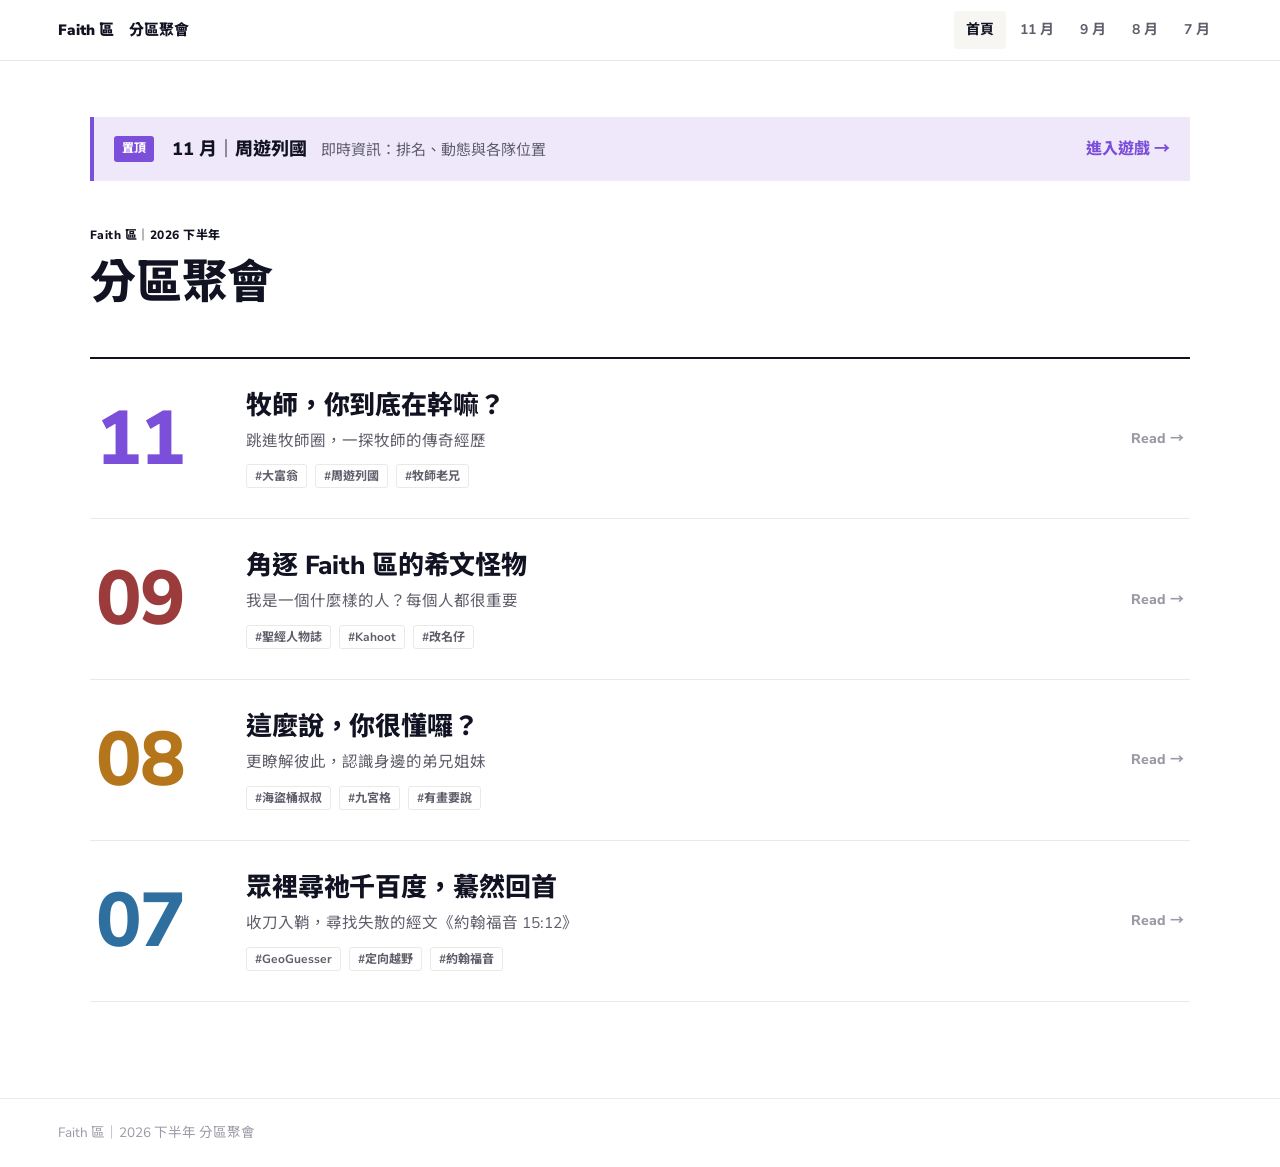
<file: index.html>
<!DOCTYPE html>

<html lang="zh-Hant">
<head>
<meta charset="utf-8"/>
<meta content="width=device-width,initial-scale=1,viewport-fit=cover" name="viewport"/>
<title>Faith 區｜分區聚會</title>
<meta content="Faith 區分區聚會" name="description"/>
<link href="site.css?v=20261113000000" rel="stylesheet"/>
<link href="home.css?v=20261113000000" rel="stylesheet"/>
<link rel="icon" href="favicon-32.png" type="image/png" sizes="32x32" />
<link rel="icon" href="favicon.svg" type="image/svg+xml" />
</head>
<body data-page="home">
<div class="page solo">
<main class="main">
<a class="pin" data-pin="" href="game.html">
<span class="pin-tag" data-k="index.001">置頂</span>
<span class="pin-body"><b data-k="index.002">11 月｜周遊列國</b><span data-k="index.003">即時資訊：排名、動態與各隊位置</span></span>
<span class="pin-go" data-k="index.004">進入遊戲 →</span>
</a>
<p class="eyebrow" data-k="index.005">Faith 區｜2026 下半年</p>
<h1 data-k="index.006">分區聚會</h1>
<div class="months">
<a class="mrow" href="nov.html">
<div class="no c-nov" data-k="index.007">11</div>
<div><h2 data-k="index.008">牧師，你到底在幹嘛？</h2><p class="sub" data-k="index.009">跳進牧師圈，一探牧師的傳奇經歷</p>
<div class="tags"><span class="tag" data-k="index.010">#大富翁</span><span class="tag" data-k="index.011">#周遊列國</span><span class="tag" data-k="index.012">#牧師老兄</span></div></div>
<div class="go" data-k="index.013">Read →</div>
</a>
<a class="mrow" href="sep.html">
<div class="no c-sep" data-k="index.014">09</div>
<div><h2 data-k="index.015">角逐 Faith 區的希文怪物</h2><p class="sub" data-k="index.016">我是一個什麼樣的人？每個人都很重要</p>
<div class="tags"><span class="tag" data-k="index.017">#聖經人物誌</span><span class="tag" data-k="index.018">#Kahoot</span><span class="tag" data-k="index.019">#改名仔</span></div></div>
<div class="go" data-k="index.020">Read →</div>
</a>
<a class="mrow" href="aug.html">
<div class="no c-aug" data-k="index.021">08</div>
<div><h2 data-k="index.022">這麼說，你很懂囉？</h2><p class="sub" data-k="index.023">更瞭解彼此，認識身邊的弟兄姐妹</p>
<div class="tags"><span class="tag" data-k="index.024">#海盜桶叔叔</span><span class="tag" data-k="index.025">#九宮格</span><span class="tag" data-k="index.026">#有畫要說</span></div></div>
<div class="go" data-k="index.027">Read →</div>
</a>
<a class="mrow" href="jul.html">
<div class="no c-jul" data-k="index.028">07</div>
<div><h2 data-k="index.029">眾裡尋祂千百度，驀然回首</h2><p class="sub" data-k="index.030">收刀入鞘，尋找失散的經文《約翰福音 15:12》</p>
<div class="tags"><span class="tag" data-k="index.031">#GeoGuesser</span><span class="tag" data-k="index.032">#定向越野</span><span class="tag" data-k="index.033">#約翰福音</span></div></div>
<div class="go" data-k="index.034">Read →</div>
</a>
</div>
</main>
</div>
<script src="config.js?v=20261113000000"></script>
<script src="site.js?v=20261113000000"></script>
</body>
</html>
</file>
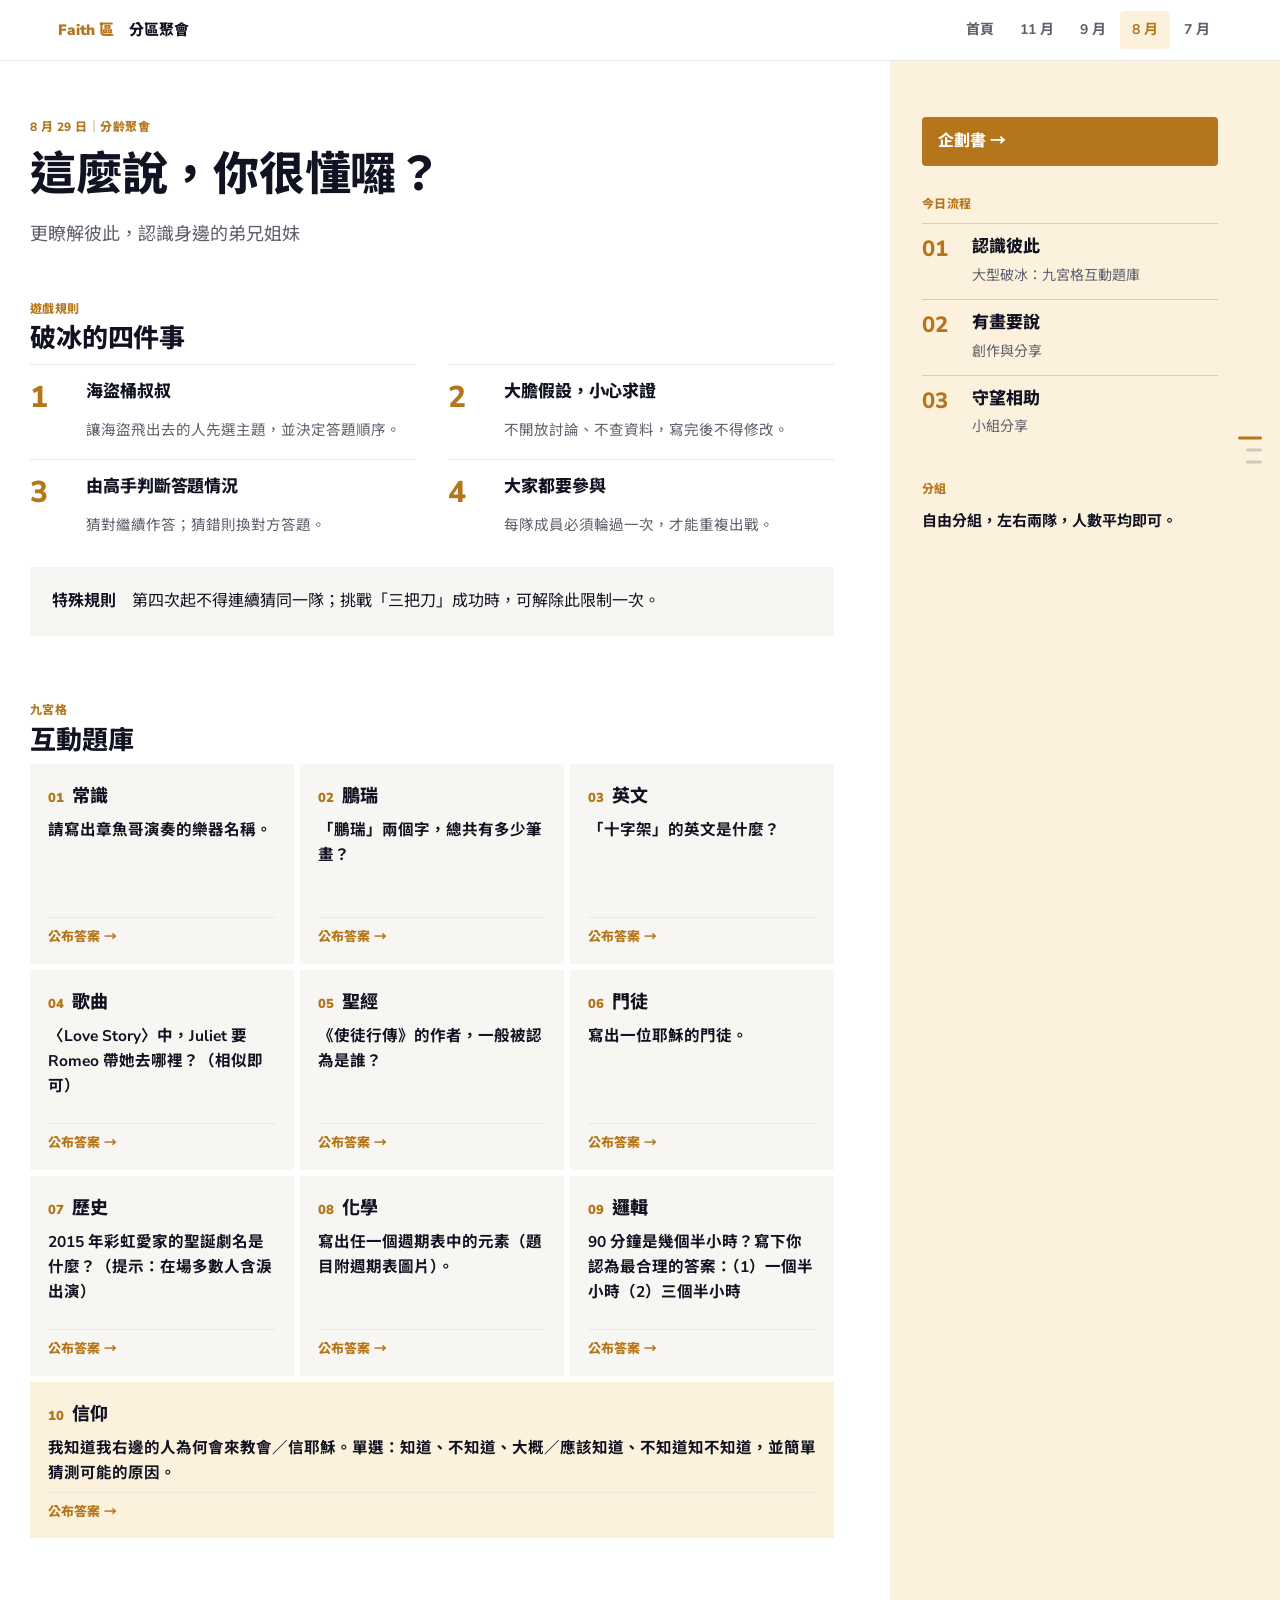
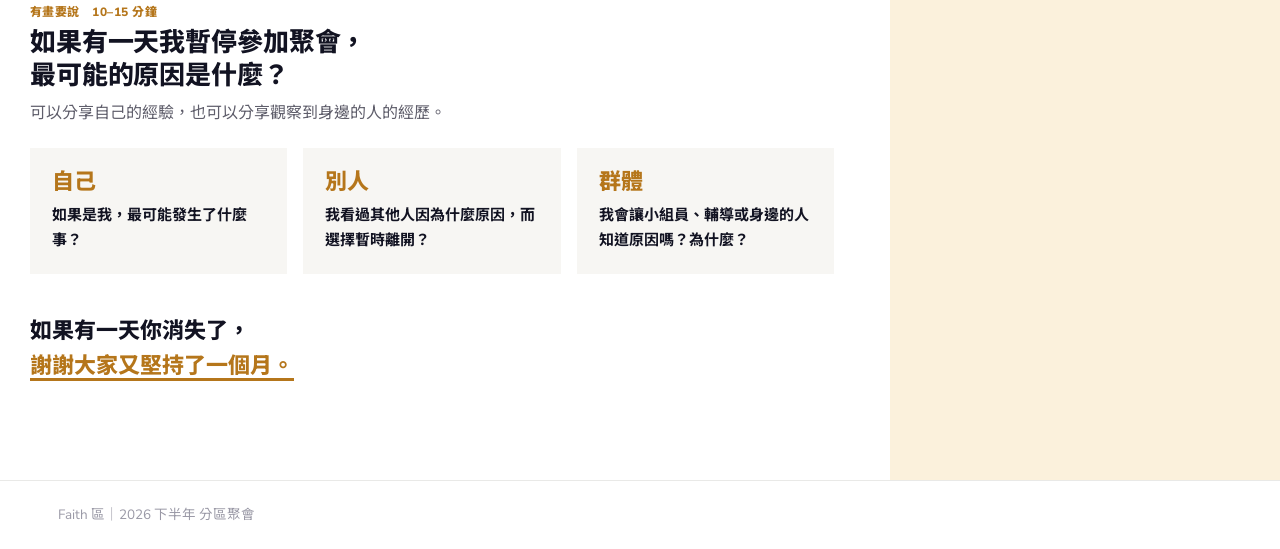
<file: aug.html>
<!DOCTYPE html>

<html lang="zh-Hant">
<head>
<meta charset="utf-8"/>
<meta content="width=device-width,initial-scale=1,viewport-fit=cover" name="viewport"/>
<title>8 月｜這麼說，你很懂囉？｜Faith 區｜分區聚會</title>
<meta content="8 月 29 日分齡聚會：九宮格互動題庫、遊戲規則、創作分享與小組守望。" name="description"/>
<link href="site.css?v=20261113000000" rel="stylesheet"/>
<style>
/* 8 月：題庫為主，九宮格可點開看答案 */
.rules4{display:grid;grid-template-columns:1fr 1fr;gap:0 32px;margin-top:8px}
.rules4>div{display:grid;grid-template-columns:44px 1fr;gap:4px 12px;border-top:1px solid var(--line);padding:16px 0}
.rules4 .no{font-size:30px;font-weight:800;color:var(--accent);line-height:1.1}
.rules4 h3{font-size:17px}
.rules4 p{grid-column:2;color:var(--muted);font-size:14.5px;line-height:1.7}
.special{margin-top:14px}
.grid9{display:grid;grid-template-columns:repeat(3,1fr);gap:6px}
.q{background:var(--bg-soft);padding:16px 18px 14px;display:flex;flex-direction:column;gap:6px;min-height:200px}
.q .cat{display:flex;align-items:baseline;gap:8px}
.q .cat b{font-size:13px;font-weight:900;color:var(--accent);font-variant-numeric:tabular-nums}
.q .cat span{font-size:18px;font-weight:800}
.q .ask{font-size:15.5px;font-weight:700;line-height:1.6;flex:1}
.q details{border-top:1px solid var(--line);padding-top:8px}
.q summary{cursor:pointer;font-size:13px;font-weight:800;color:var(--accent);list-style:none}
.q summary::-webkit-details-marker{display:none}
.q summary::after{content:" →"}
.q details[open] summary{color:var(--faint)}
.q details[open] summary::after{content:""}
.q .a{font-size:15px;font-weight:800;margin-top:4px}
.q .a small{display:block;font-weight:500;color:var(--muted);font-size:13.5px;line-height:1.6;margin-top:2px}
.q.wide{grid-column:1 / -1;min-height:0;background:var(--accent-soft)}
.apostles{font-size:13px;color:var(--muted);margin:6px 0 0;padding-left:1.2em;line-height:1.6}
.dirs{display:grid;grid-template-columns:repeat(3,1fr);gap:16px;margin-top:20px}
.dirs .box h3{font-size:22px;color:var(--accent);margin-bottom:6px}
.dirs .box p{font-size:15px;font-weight:700;line-height:1.7}
.close{margin-top:40px;font-size:22px;font-weight:800;line-height:1.6}
.flow{display:grid;gap:0}
.flow div{display:grid;grid-template-columns:40px 1fr;gap:2px 10px;padding:12px 0;border-top:1px solid rgba(181,118,27,.3)}
.flow b{font-size:22px;font-weight:800;color:var(--accent);line-height:1.2}
.flow h3{font-size:17px}
.flow p{grid-column:2;font-size:14px;color:var(--muted);line-height:1.6}
@media (max-width:860px){.rules4,.dirs{grid-template-columns:1fr}.grid9{grid-template-columns:1fr 1fr}}
@media (max-width:520px){.grid9{grid-template-columns:1fr}}
</style>
<link rel="icon" href="favicon-32.png" type="image/png" sizes="32x32" />
<link rel="icon" href="favicon.svg" type="image/svg+xml" />
</head>
<body data-page="aug">
<div class="page">
<main class="main">
<p class="eyebrow" data-k="aug.001">8 月 29 日｜分齡聚會</p>
<h1 data-k="aug.002">這麼說，你很懂囉？</h1>
<p class="lede" data-k="aug.003">更瞭解彼此，認識身邊的弟兄姐妹</p>
<section class="sec" style="margin-top:48px">
<div class="kick" data-k="aug.004">遊戲規則</div>
<h2 data-k="aug.005">破冰的四件事</h2>
<div class="rules4">
<div><span class="no" data-k="aug.006">1</span><h3 data-k="aug.007">海盜桶叔叔</h3><p data-k="aug.008">讓海盜飛出去的人先選主題，並決定答題順序。</p></div>
<div><span class="no" data-k="aug.009">2</span><h3 data-k="aug.010">大膽假設，小心求證</h3><p data-k="aug.011">不開放討論、不查資料，寫完後不得修改。</p></div>
<div><span class="no" data-k="aug.012">3</span><h3 data-k="aug.013">由高手判斷答題情況</h3><p data-k="aug.014">猜對繼續作答；猜錯則換對方答題。</p></div>
<div><span class="no" data-k="aug.015">4</span><h3 data-k="aug.016">大家都要參與</h3><p data-k="aug.017">每隊成員必須輪過一次，才能重複出戰。</p></div>
</div>
<div class="box special"><b data-k="aug.019">特殊規則</b><span data-k="aug.020">　第四次起不得連續猜同一隊；挑戰「三把刀」成功時，可解除此限制一次。</span></div>
</section>
<section class="sec">
<div class="kick" data-k="aug.021">九宮格</div>
<h2 data-k="aug.022">互動題庫</h2>
<div class="grid9">
<div class="q"><div class="cat"><b data-k="aug.023">01</b><span data-k="aug.024">常識</span></div><p class="ask" data-k="aug.025">請寫出章魚哥演奏的樂器名稱。</p>
<details><summary data-k="aug.026">公布答案</summary><p class="a"><span data-k="aug.028">豎笛</span><small data-k="aug.029">單簧管（Clarinet）</small></p></details></div>
<div class="q"><div class="cat"><b data-k="aug.030">02</b><span data-k="aug.031">鵬瑞</span></div><p class="ask" data-k="aug.032">「鵬瑞」兩個字，總共有多少筆畫？</p>
<details><summary data-k="aug.033">公布答案</summary><p class="a"><span data-k="aug.035">32 畫</span><small data-k="aug.036">鵬 19 畫＋瑞 13 畫</small></p></details></div>
<div class="q"><div class="cat"><b data-k="aug.037">03</b><span data-k="aug.038">英文</span></div><p class="ask" data-k="aug.039">「十字架」的英文是什麼？</p>
<details><summary data-k="aug.040">公布答案</summary><p class="a"><span data-k="aug.042">cross</span><small data-k="aug.043">拼字也必須正確。</small></p></details></div>
<div class="q"><div class="cat"><b data-k="aug.044">04</b><span data-k="aug.045">歌曲</span></div><p class="ask" data-k="aug.046">〈Love Story〉中，Juliet 要 Romeo 帶她去哪裡？（相似即可）</p>
<details><summary data-k="aug.047">公布答案</summary><p class="a"><span data-k="aug.049">一個只有他們兩人的地方</span><small data-k="aug.050">somewhere we can be alone</small></p></details></div>
<div class="q"><div class="cat"><b data-k="aug.051">05</b><span data-k="aug.052">聖經</span></div><p class="ask" data-k="aug.053">《使徒行傳》的作者，一般被認為是誰？</p>
<details><summary data-k="aug.054">公布答案</summary><p class="a"><span data-k="aug.056">路加</span><small data-k="aug.057">一般認為《使徒行傳》與《路加福音》的作者為同一人。</small></p></details></div>
<div class="q"><div class="cat"><b data-k="aug.058">06</b><span data-k="aug.059">門徒</span></div><p class="ask" data-k="aug.060">寫出一位耶穌的門徒。</p>
<details><summary data-k="aug.061">公布答案</summary><p class="a"><span data-k="aug.063">答案不得重複</span><small data-k="aug.064">連續被指定的人，答案不可重複。</small></p>
<ol class="apostles"><li data-k="aug.065">西門・彼得</li><li data-k="aug.066">安得烈</li><li data-k="aug.067">雅各（西庇太的兒子）</li><li data-k="aug.068">約翰</li><li data-k="aug.069">雅各（亞勒腓的兒子）</li><li data-k="aug.070">達太</li><li data-k="aug.071">奮銳黨的西門</li><li data-k="aug.072">加略人猶大</li><li data-k="aug.073">腓力</li><li data-k="aug.074">巴多羅買</li><li data-k="aug.075">多馬</li><li data-k="aug.076">馬太</li></ol></details></div>
<div class="q"><div class="cat"><b data-k="aug.077">07</b><span data-k="aug.078">歷史</span></div><p class="ask" data-k="aug.079">2015 年彩虹愛家的聖誕劇名是什麼？（提示：在場多數人含淚出演）</p>
<details><summary data-k="aug.080">公布答案</summary><p class="a"><span data-k="aug.082">狗狗天堂</span><small data-k="aug.083">歐一歐一捕狗隊～</small></p></details></div>
<div class="q"><div class="cat"><b data-k="aug.084">08</b><span data-k="aug.085">化學</span></div><p class="ask" data-k="aug.086">寫出任一個週期表中的元素（題目附週期表圖片）。</p>
<details><summary data-k="aug.087">公布答案</summary><p class="a"><span data-k="aug.089">答案不得重複</span><small data-k="aug.090">連續被指定的人，答案不可重複。</small></p></details></div>
<div class="q"><div class="cat"><b data-k="aug.091">09</b><span data-k="aug.092">邏輯</span></div><p class="ask" data-k="aug.093">90 分鐘是幾個半小時？寫下你認為最合理的答案：（1）一個半小時（2）三個半小時</p>
<details><summary data-k="aug.094">公布答案</summary><p class="a"><span data-k="aug.096">預測對方的答案</span><small data-k="aug.097">（1）一個半小時＝30 分鐘；（2）三個半小時＝210 分鐘</small></p></details></div>
<div class="q wide"><div class="cat"><b data-k="aug.098">10</b><span data-k="aug.099">信仰</span></div>
<p class="ask" data-k="aug.100">我知道我右邊的人為何會來教會／信耶穌。單選：知道、不知道、大概／應該知道、不知道知不知道，並簡單猜測可能的原因。</p>
<details><summary data-k="aug.101">公布答案</summary><p class="a"><span data-k="aug.103">本題沒有標準答案</span><small data-k="aug.104">小組分享 15 分鐘：左邊的人說明自己的猜測，右邊的人分享真實情況；再指派一人分享他人的情況，獲勝方可額外指定對方兩人分享。</small></p></details></div>
</div>
</section>
<section class="sec">
<div class="kick" data-k="aug.105">有畫要說　10–15 分鐘</div>
<h2 data-k="aug.106">如果有一天我暫停參加聚會，<br/>最可能的原因是什麼？</h2>
<p class="sub" data-k="aug.107">可以分享自己的經驗，也可以分享觀察到身邊的人的經歷。</p>
<div class="dirs">
<div class="box"><h3 data-k="aug.108">自己</h3><p data-k="aug.109">如果是我，最可能發生了什麼事？</p></div>
<div class="box"><h3 data-k="aug.110">別人</h3><p data-k="aug.111">我看過其他人因為什麼原因，而選擇暫時離開？</p></div>
<div class="box"><h3 data-k="aug.112">群體</h3><p data-k="aug.113">我會讓小組員、輔導或身邊的人知道原因嗎？為什麼？</p></div>
</div>
<p class="close" data-k="aug.114">如果有一天你消失了，<br/><span class="em">謝謝大家又堅持了一個月。</span></p>
</section>
</main>
<aside class="panel">
<div class="stick">
<a class="plan" data-k="aug.115" data-plan="aug" href="https://docs.google.com/document/d/1g-qwy4Axuen19FFuKyIWLAk6m4FZqOPo_vHI160edTA/edit?tab=t.bgxzb6ucudu5" rel="noopener" target="_blank">企劃書 →</a>
<div>
<div class="p-title" data-k="aug.116">今日流程</div>
<div class="flow">
<div><b data-k="aug.117">01</b><h3 data-k="aug.118">認識彼此</h3><p data-k="aug.119">大型破冰：九宮格互動題庫</p></div>
<div><b data-k="aug.120">02</b><h3 data-k="aug.121">有畫要說</h3><p data-k="aug.122">創作與分享</p></div>
<div><b data-k="aug.123">03</b><h3 data-k="aug.124">守望相助</h3><p data-k="aug.125">小組分享</p></div>
</div>
</div>
<div>
<div class="p-title" data-k="aug.126">分組</div>
<p data-k="aug.127" style="font-size:15px;font-weight:700">自由分組，左右兩隊，人數平均即可。</p>
</div>
</div>
</aside>
</div>
<script src="config.js?v=20261113000000"></script>
<script src="site.js?v=20261113000000"></script>
</body>
</html>
</file>
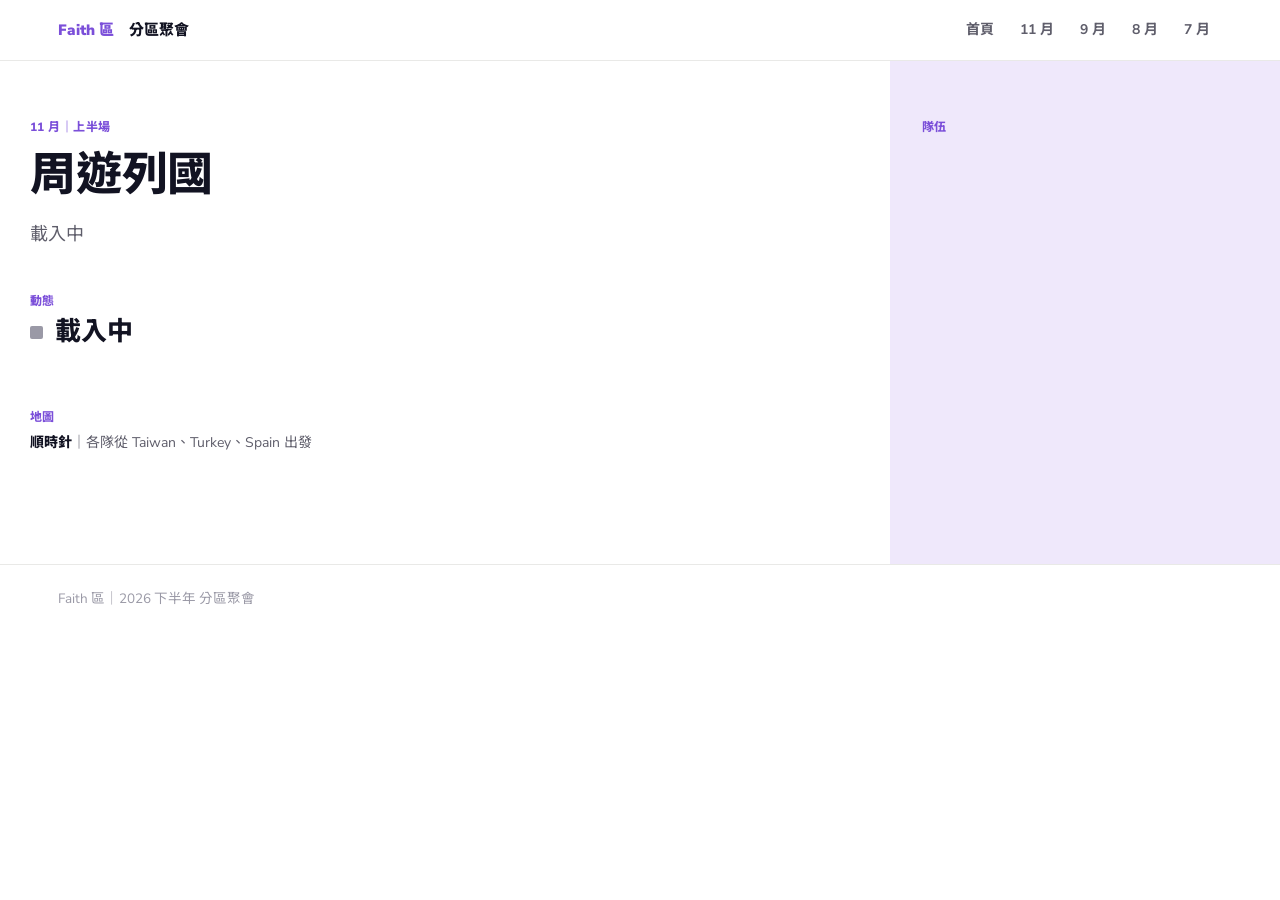
<file: game.html>
<!DOCTYPE html>

<html lang="zh-Hant">
<head>
<meta charset="utf-8"/>
<meta content="width=device-width,initial-scale=1,viewport-fit=cover" name="viewport"/>
<title>遊戲｜Faith 區｜分區聚會</title>
<meta content="11 月分區聚會上半場「周遊列國」即時資訊：20 國、3 隊、限時打卡佔領。" name="description"/>
<link href="site.css?v=20261113000000" rel="stylesheet"/>
<link href="game.css?v=20261113000000" rel="stylesheet"/>
<link rel="icon" href="favicon-32.png" type="image/png" sizes="32x32" />
<link rel="icon" href="favicon.svg" type="image/svg+xml" />
</head>
<body data-page="game">
<div class="page">
<main class="main">
<p class="eyebrow" data-k="game.001">11 月｜上半場</p>
<h1 data-k="game.002">周遊列國</h1>
<p class="lede" id="lede">載入中</p>
<section class="sec" style="margin-top:40px">
<div class="kick" data-k="game.003">動態</div>
<div class="feed" id="feed"><div class="ev first"><span class="dot"></span><span class="msg">載入中</span></div></div>
</section>
<section class="sec" style="margin-top:44px">
<div class="kick" data-k="game.004">地圖</div>
<p class="starttag"><b data-k="game.006">順時針</b><span data-k="game.007">｜各隊從 Taiwan、Turkey、Spain 出發</span></p>
<div class="board" id="board"></div>
</section>
</main>
<aside class="panel long">
<div class="stick">
<section hidden="" id="admin-sec"><div id="adminBox"></div></section>
<section>
<div class="p-title" data-k="game.008">隊伍</div>
<div id="teams"><div id="tc0"></div><div id="tc1"></div><div id="tc2"></div></div>
</section>
</div>
</aside>
</div>
<div class="toast" id="toast"></div>
<div class="modal" id="modal"><img alt="" id="modalImg"/><div id="modalCap"></div></div>
<script src="config.js?v=20261113000000"></script>
<script src="site.js?v=20261113000000"></script>
<script src="game.js?v=20261113000000"></script>
</body>
</html>
</file>
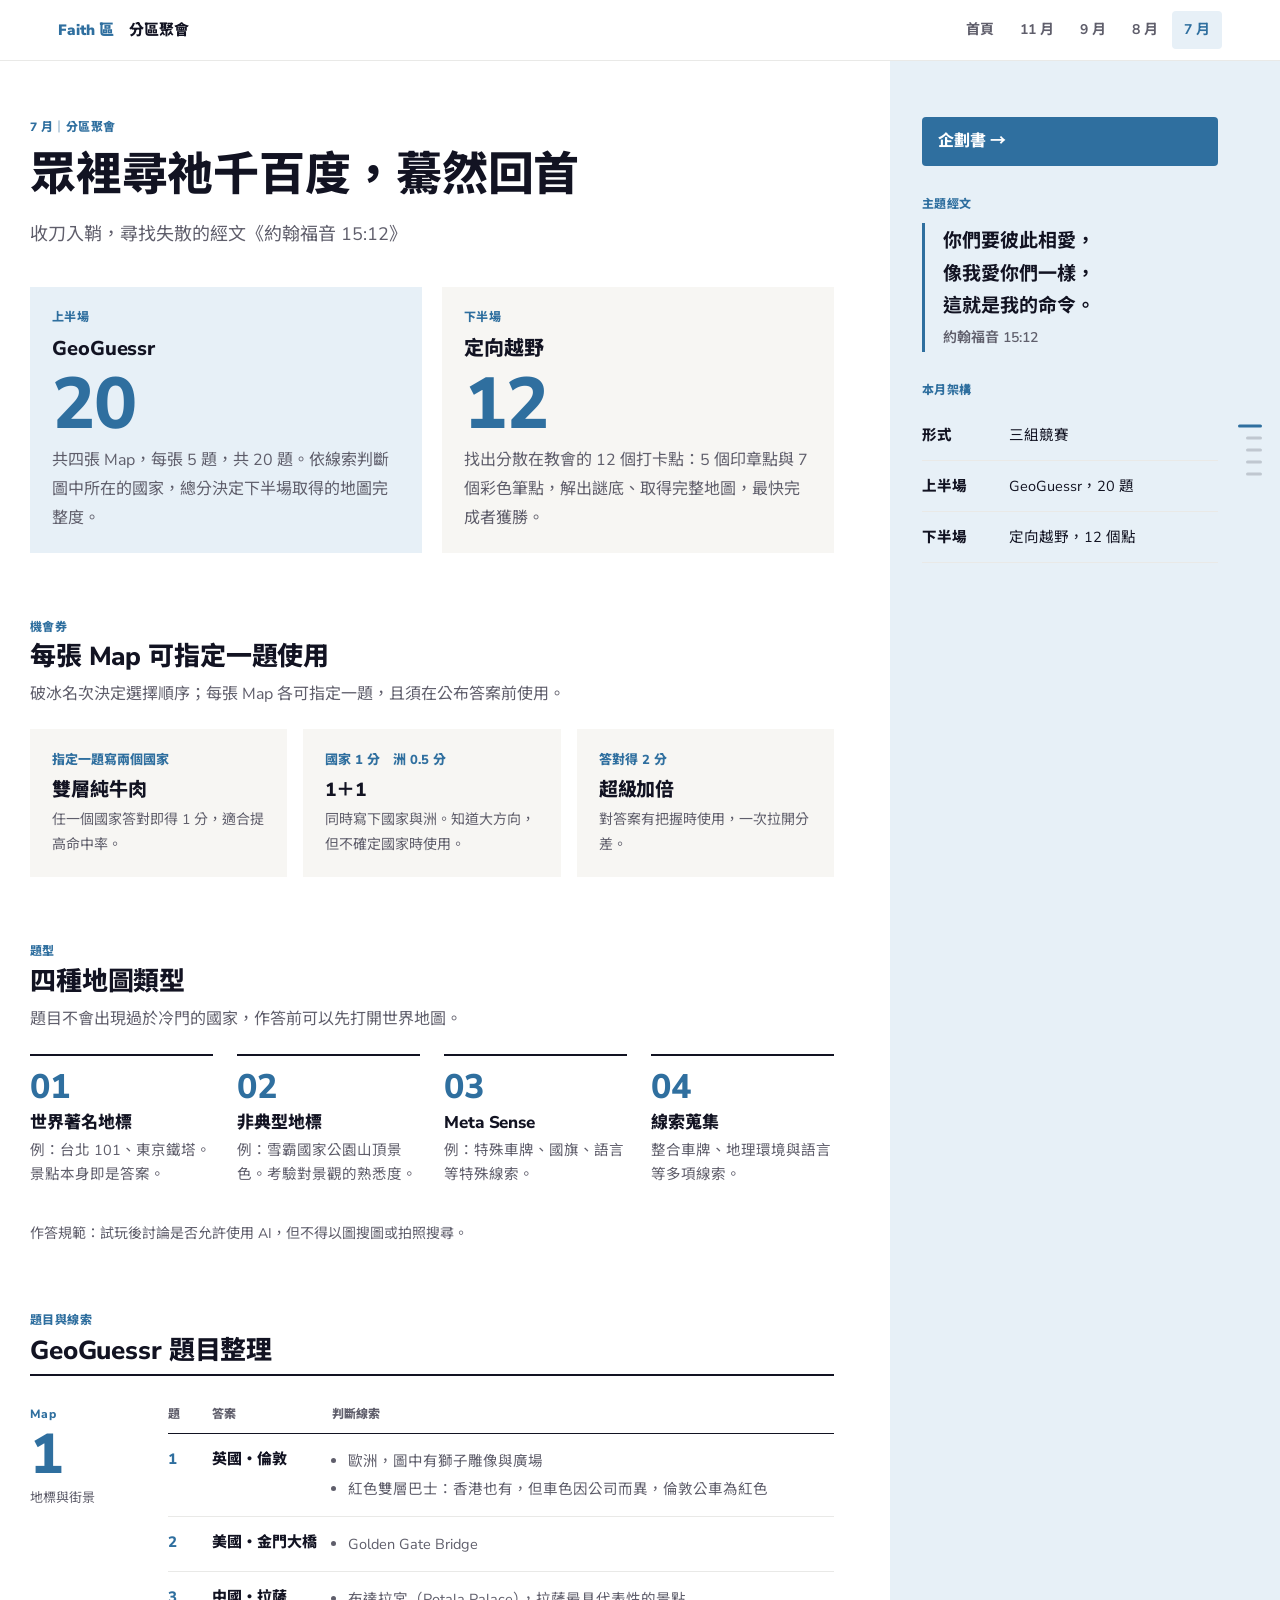
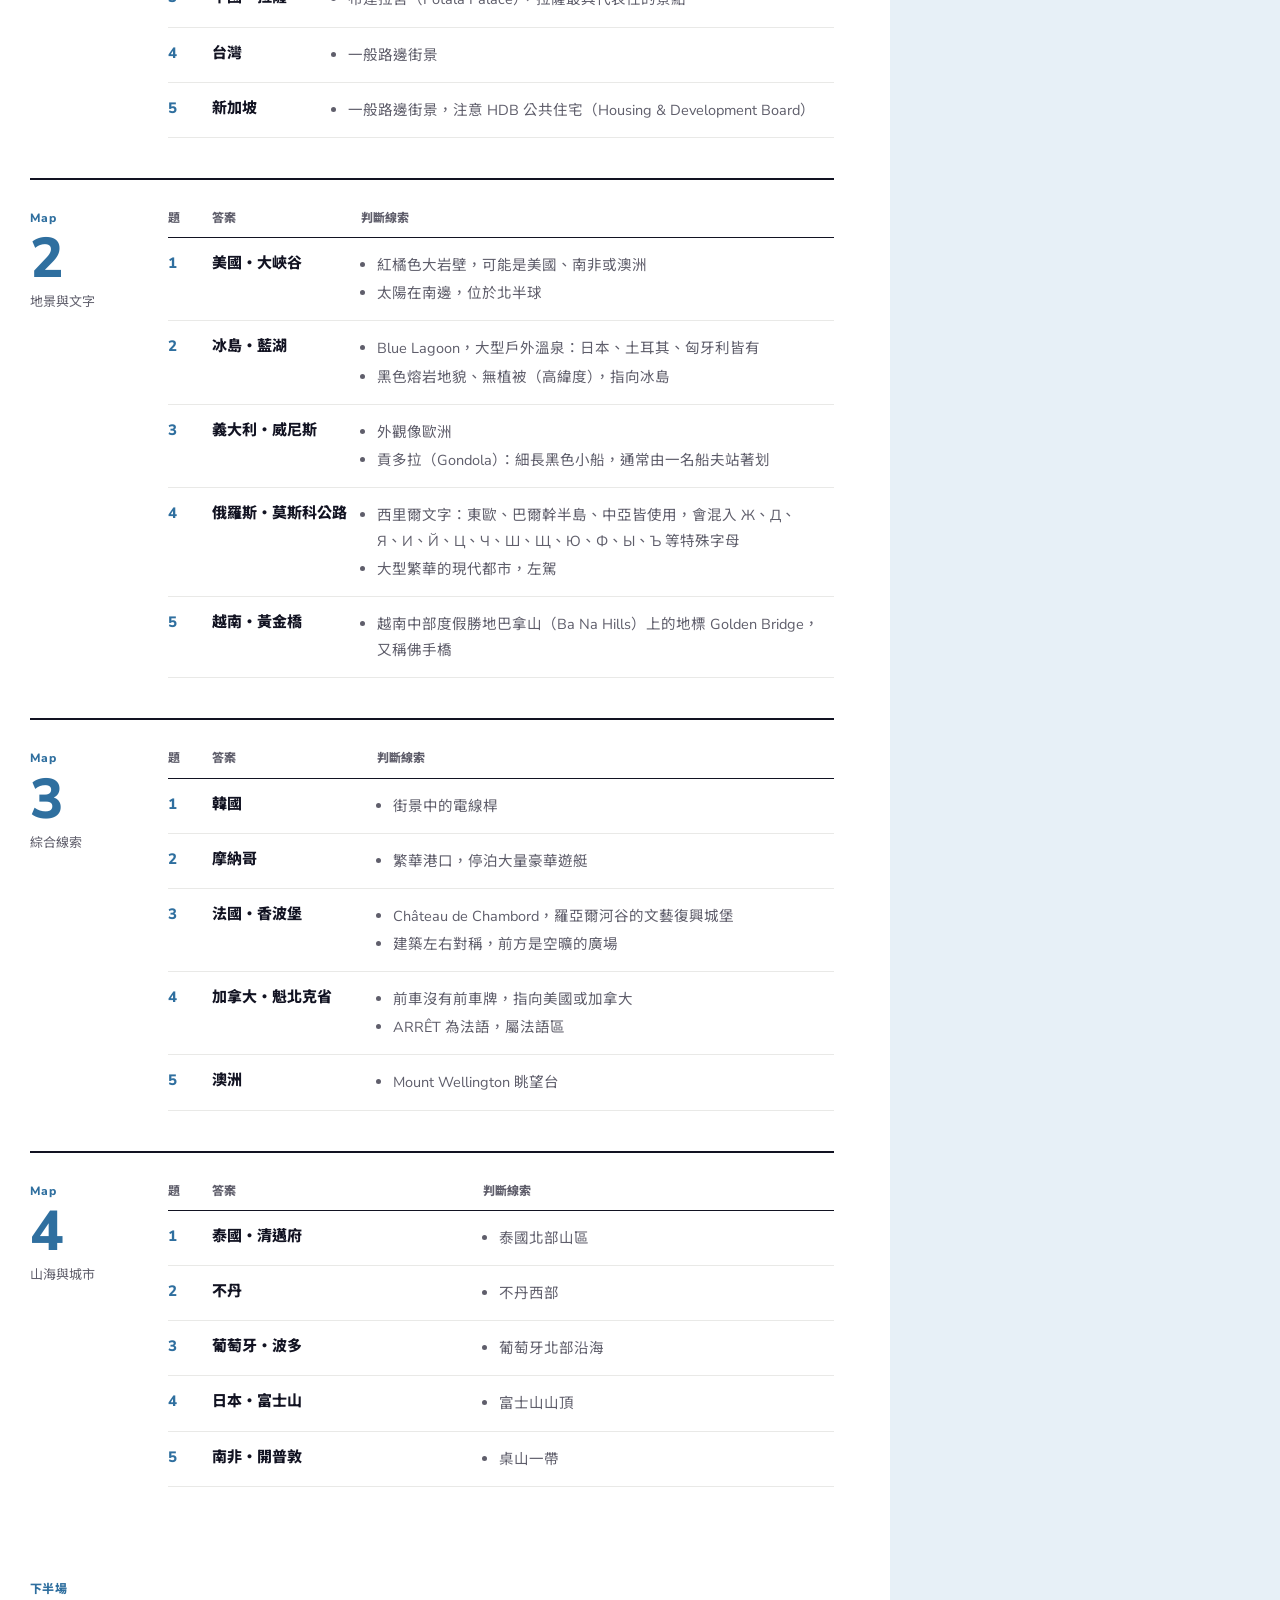
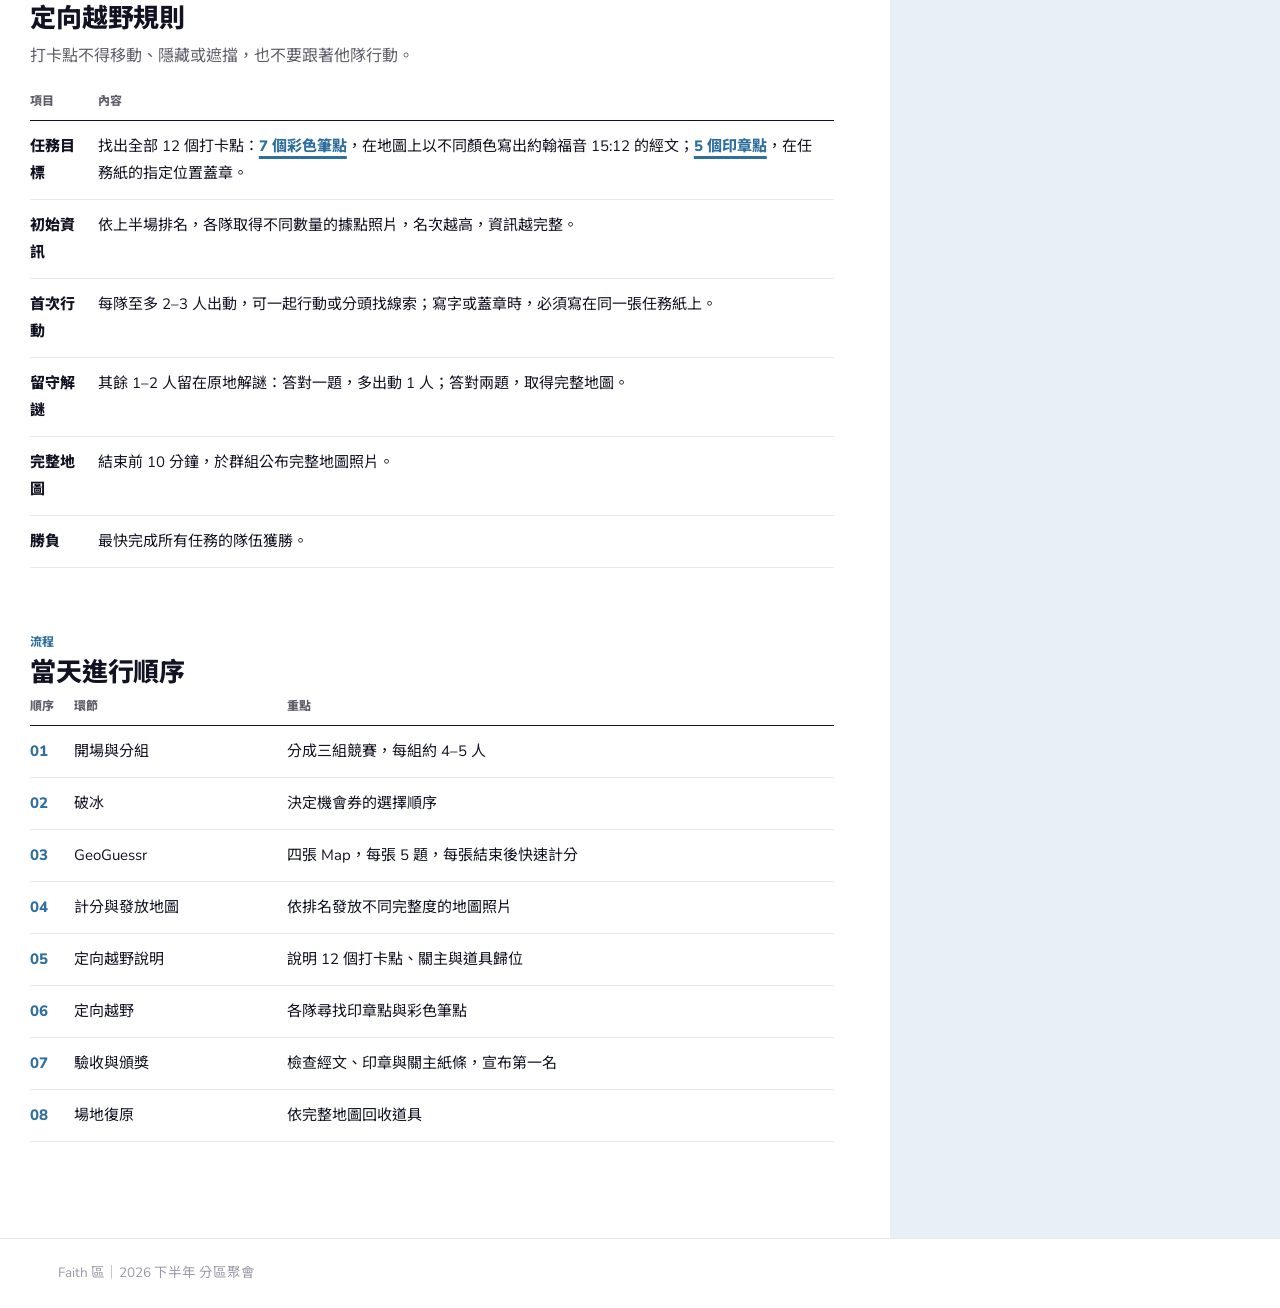
<file: jul.html>
<!DOCTYPE html>

<html lang="zh-Hant">
<head>
<meta charset="utf-8"/>
<meta content="width=device-width,initial-scale=1,viewport-fit=cover" name="viewport"/>
<title>7 月｜眾裡尋祂千百度，驀然回首｜Faith 區｜分區聚會</title>
<meta content="7 月分區聚會：GeoGuessr 看圖猜國家與定向越野的規則、機會券、題目與線索。" name="description"/>
<link href="site.css?v=20261113000000" rel="stylesheet"/>
<style>
/* 7 月：兩段式競賽，版面以「規則板」與「題目表」為主 */
.two{display:grid;grid-template-columns:1fr 1fr;gap:20px;margin-top:36px}
.two .box{display:grid;gap:6px;align-content:start}
.two .big{font-size:72px}
.two h3{font-size:20px}
.three{display:grid;grid-template-columns:repeat(3,1fr);gap:16px}
.three .box h3{font-size:19px;margin-bottom:4px}
.three .pt{font-size:13px;font-weight:800;color:var(--accent);margin-bottom:6px;display:block}
.four{display:grid;grid-template-columns:repeat(4,1fr);gap:0 24px}
.four>div{border-top:2px solid var(--rule);padding:14px 0 18px}
.four .no{font-size:34px;font-weight:800;color:var(--accent);line-height:1}
.four h3{font-size:17px;margin:8px 0 4px}
.four p{font-size:14.5px;color:var(--muted);line-height:1.7}
.map{display:grid;grid-template-columns:110px minmax(0,1fr);gap:28px;padding:28px 0;border-top:2px solid var(--rule)}
.map+.map{margin-top:12px}
.map .lab .big{font-size:56px}
.map .lab span{font-size:13px;color:var(--muted)}
.ans{font-weight:800;white-space:nowrap}
.clue{margin:0;padding-left:1.1em;color:var(--muted);font-size:14.5px}
.clue li{margin:2px 0}
.note{margin-top:16px;color:var(--muted);font-size:14px}
@media (max-width:860px){
  .two,.three,.four{grid-template-columns:1fr}
  .map{grid-template-columns:1fr;gap:8px}
}
</style>
<link rel="icon" href="favicon-32.png" type="image/png" sizes="32x32" />
<link rel="icon" href="favicon.svg" type="image/svg+xml" />
</head>
<body data-page="jul">
<div class="page">
<main class="main">
<p class="eyebrow" data-k="jul.001">7 月｜分區聚會</p>
<h1 data-k="jul.002">眾裡尋祂千百度，驀然回首</h1>
<p class="lede" data-k="jul.003">收刀入鞘，尋找失散的經文《約翰福音 15:12》</p>
<div class="two">
<div class="box lav">
<div class="kick" data-k="jul.004">上半場</div>
<h3 data-k="jul.005">GeoGuessr</h3>
<div class="big" data-k="jul.006">20</div>
<p class="muted" data-k="jul.007">共四張 Map，每張 5 題，共 20 題。依線索判斷圖中所在的國家，總分決定下半場取得的地圖完整度。</p>
</div>
<div class="box">
<div class="kick" data-k="jul.008">下半場</div>
<h3 data-k="jul.009">定向越野</h3>
<div class="big" data-k="jul.010">12</div>
<p class="muted" data-k="jul.011">找出分散在教會的 12 個打卡點：5 個印章點與 7 個彩色筆點，解出謎底、取得完整地圖，最快完成者獲勝。</p>
</div>
</div>
<section class="sec">
<div class="kick" data-k="jul.012">機會券</div>
<h2 data-k="jul.013">每張 Map 可指定一題使用</h2>
<p class="sub" data-k="jul.014">破冰名次決定選擇順序；每張 Map 各可指定一題，且須在公布答案前使用。</p>
<div class="three">
<div class="box"><span class="pt" data-k="jul.015">指定一題寫兩個國家</span><h3 data-k="jul.016">雙層純牛肉</h3><p class="muted small" data-k="jul.017">任一個國家答對即得 1 分，適合提高命中率。</p></div>
<div class="box"><span class="pt" data-k="jul.018">國家 1 分　洲 0.5 分</span><h3 data-k="jul.019">1＋1</h3><p class="muted small" data-k="jul.020">同時寫下國家與洲。知道大方向，但不確定國家時使用。</p></div>
<div class="box"><span class="pt" data-k="jul.021">答對得 2 分</span><h3 data-k="jul.022">超級加倍</h3><p class="muted small" data-k="jul.023">對答案有把握時使用，一次拉開分差。</p></div>
</div>
</section>
<section class="sec">
<div class="kick" data-k="jul.024">題型</div>
<h2 data-k="jul.025">四種地圖類型</h2>
<p class="sub" data-k="jul.026">題目不會出現過於冷門的國家，作答前可以先打開世界地圖。</p>
<div class="four">
<div><div class="no" data-k="jul.027">01</div><h3 data-k="jul.028">世界著名地標</h3><p data-k="jul.029">例：台北 101、東京鐵塔。景點本身即是答案。</p></div>
<div><div class="no" data-k="jul.030">02</div><h3 data-k="jul.031">非典型地標</h3><p data-k="jul.032">例：雪霸國家公園山頂景色。考驗對景觀的熟悉度。</p></div>
<div><div class="no" data-k="jul.033">03</div><h3 data-k="jul.034">Meta Sense</h3><p data-k="jul.035">例：特殊車牌、國旗、語言等特殊線索。</p></div>
<div><div class="no" data-k="jul.036">04</div><h3 data-k="jul.037">線索蒐集</h3><p data-k="jul.038">整合車牌、地理環境與語言等多項線索。</p></div>
</div>
<p class="note" data-k="jul.039">作答規範：試玩後討論是否允許使用 AI，但不得以圖搜圖或拍照搜尋。</p>
</section>
<section class="sec">
<div class="kick" data-k="jul.040">題目與線索</div>
<h2 data-k="jul.041">GeoGuessr 題目整理</h2>
<div class="map">
<div class="lab"><div class="kick" data-k="jul.042">Map</div><div class="big" data-k="jul.043">1</div><span data-k="jul.044">地標與街景</span></div>
<table class="nt">
<thead><tr><th data-k="jul.045">題</th><th data-k="jul.046">答案</th><th data-k="jul.047">判斷線索</th></tr></thead>
<tbody>
<tr><td class="n" data-k="jul.048">1</td><td class="ans" data-k="jul.049">英國・倫敦</td><td><ul class="clue"><li data-k="jul.050">歐洲，圖中有獅子雕像與廣場</li><li data-k="jul.051">紅色雙層巴士：香港也有，但車色因公司而異，倫敦公車為紅色</li></ul></td></tr>
<tr><td class="n" data-k="jul.052">2</td><td class="ans" data-k="jul.053">美國・金門大橋</td><td><ul class="clue"><li data-k="jul.054">Golden Gate Bridge</li></ul></td></tr>
<tr><td class="n" data-k="jul.055">3</td><td class="ans" data-k="jul.056">中國・拉薩</td><td><ul class="clue"><li data-k="jul.057">布達拉宮（Potala Palace），拉薩最具代表性的景點</li></ul></td></tr>
<tr><td class="n" data-k="jul.058">4</td><td class="ans" data-k="jul.059">台灣</td><td><ul class="clue"><li data-k="jul.060">一般路邊街景</li></ul></td></tr>
<tr><td class="n" data-k="jul.061">5</td><td class="ans" data-k="jul.062">新加坡</td><td><ul class="clue"><li data-k="jul.063">一般路邊街景，注意 HDB 公共住宅（Housing &amp; Development Board）</li></ul></td></tr>
</tbody>
</table>
</div>
<div class="map">
<div class="lab"><div class="kick" data-k="jul.064">Map</div><div class="big" data-k="jul.065">2</div><span data-k="jul.066">地景與文字</span></div>
<table class="nt">
<thead><tr><th data-k="jul.067">題</th><th data-k="jul.068">答案</th><th data-k="jul.069">判斷線索</th></tr></thead>
<tbody>
<tr><td class="n" data-k="jul.070">1</td><td class="ans" data-k="jul.071">美國・大峽谷</td><td><ul class="clue"><li data-k="jul.072">紅橘色大岩壁，可能是美國、南非或澳洲</li><li data-k="jul.073">太陽在南邊，位於北半球</li></ul></td></tr>
<tr><td class="n" data-k="jul.074">2</td><td class="ans" data-k="jul.075">冰島・藍湖</td><td><ul class="clue"><li data-k="jul.076">Blue Lagoon，大型戶外溫泉：日本、土耳其、匈牙利皆有</li><li data-k="jul.077">黑色熔岩地貌、無植被（高緯度），指向冰島</li></ul></td></tr>
<tr><td class="n" data-k="jul.078">3</td><td class="ans" data-k="jul.079">義大利・威尼斯</td><td><ul class="clue"><li data-k="jul.080">外觀像歐洲</li><li data-k="jul.081">貢多拉（Gondola）：細長黑色小船，通常由一名船夫站著划</li></ul></td></tr>
<tr><td class="n" data-k="jul.082">4</td><td class="ans" data-k="jul.083">俄羅斯・莫斯科公路</td><td><ul class="clue"><li data-k="jul.084">西里爾文字：東歐、巴爾幹半島、中亞皆使用，會混入 Ж、Д、Я、И、Й、Ц、Ч、Ш、Щ、Ю、Ф、Ы、Ъ 等特殊字母</li><li data-k="jul.085">大型繁華的現代都市，左駕</li></ul></td></tr>
<tr><td class="n" data-k="jul.086">5</td><td class="ans" data-k="jul.087">越南・黃金橋</td><td><ul class="clue"><li data-k="jul.088">越南中部度假勝地巴拿山（Ba Na Hills）上的地標 Golden Bridge，又稱佛手橋</li></ul></td></tr>
</tbody>
</table>
</div>
<div class="map">
<div class="lab"><div class="kick" data-k="jul.089">Map</div><div class="big" data-k="jul.090">3</div><span data-k="jul.091">綜合線索</span></div>
<table class="nt">
<thead><tr><th data-k="jul.092">題</th><th data-k="jul.093">答案</th><th data-k="jul.094">判斷線索</th></tr></thead>
<tbody>
<tr><td class="n" data-k="jul.095">1</td><td class="ans" data-k="jul.096">韓國</td><td><ul class="clue"><li data-k="jul.097">街景中的電線桿</li></ul></td></tr>
<tr><td class="n" data-k="jul.098">2</td><td class="ans" data-k="jul.099">摩納哥</td><td><ul class="clue"><li data-k="jul.100">繁華港口，停泊大量豪華遊艇</li></ul></td></tr>
<tr><td class="n" data-k="jul.101">3</td><td class="ans" data-k="jul.102">法國・香波堡</td><td><ul class="clue"><li data-k="jul.103">Château de Chambord，羅亞爾河谷的文藝復興城堡</li><li data-k="jul.104">建築左右對稱，前方是空曠的廣場</li></ul></td></tr>
<tr><td class="n" data-k="jul.105">4</td><td class="ans" data-k="jul.106">加拿大・魁北克省</td><td><ul class="clue"><li data-k="jul.107">前車沒有前車牌，指向美國或加拿大</li><li data-k="jul.108">ARRÊT 為法語，屬法語區</li></ul></td></tr>
<tr><td class="n" data-k="jul.109">5</td><td class="ans" data-k="jul.110">澳洲</td><td><ul class="clue"><li data-k="jul.111">Mount Wellington 眺望台</li></ul></td></tr>
</tbody>
</table>
</div>
<div class="map">
<div class="lab"><div class="kick" data-k="jul.112">Map</div><div class="big" data-k="jul.113">4</div><span data-k="jul.114">山海與城市</span></div>
<table class="nt">
<thead><tr><th data-k="jul.115">題</th><th data-k="jul.116">答案</th><th data-k="jul.117">判斷線索</th></tr></thead>
<tbody>
<tr><td class="n" data-k="jul.118">1</td><td class="ans" data-k="jul.119">泰國・清邁府</td><td><ul class="clue"><li data-k="jul.120">泰國北部山區</li></ul></td></tr>
<tr><td class="n" data-k="jul.121">2</td><td class="ans" data-k="jul.122">不丹</td><td><ul class="clue"><li data-k="jul.123">不丹西部</li></ul></td></tr>
<tr><td class="n" data-k="jul.124">3</td><td class="ans" data-k="jul.125">葡萄牙・波多</td><td><ul class="clue"><li data-k="jul.126">葡萄牙北部沿海</li></ul></td></tr>
<tr><td class="n" data-k="jul.127">4</td><td class="ans" data-k="jul.128">日本・富士山</td><td><ul class="clue"><li data-k="jul.129">富士山山頂</li></ul></td></tr>
<tr><td class="n" data-k="jul.130">5</td><td class="ans" data-k="jul.131">南非・開普敦</td><td><ul class="clue"><li data-k="jul.132">桌山一帶</li></ul></td></tr>
</tbody>
</table>
</div>
</section>
<section class="sec">
<div class="kick" data-k="jul.133">下半場</div>
<h2 data-k="jul.134">定向越野規則</h2>
<p class="sub" data-k="jul.135">打卡點不得移動、隱藏或遮擋，也不要跟著他隊行動。</p>
<table class="nt">
<thead><tr><th data-k="jul.136">項目</th><th data-k="jul.137">內容</th></tr></thead>
<tbody>
<tr><td data-k="jul.138">任務目標</td><td data-k="jul.139">找出全部 12 個打卡點：<span class="em">7 個彩色筆點</span>，在地圖上以不同顏色寫出約翰福音 15:12 的經文；<span class="em">5 個印章點</span>，在任務紙的指定位置蓋章。</td></tr>
<tr><td data-k="jul.140">初始資訊</td><td data-k="jul.141">依上半場排名，各隊取得不同數量的據點照片，名次越高，資訊越完整。</td></tr>
<tr><td data-k="jul.142">首次行動</td><td data-k="jul.143">每隊至多 2–3 人出動，可一起行動或分頭找線索；寫字或蓋章時，必須寫在同一張任務紙上。</td></tr>
<tr><td data-k="jul.144">留守解謎</td><td data-k="jul.145">其餘 1–2 人留在原地解謎：答對一題，多出動 1 人；答對兩題，取得完整地圖。</td></tr>
<tr><td data-k="jul.146">完整地圖</td><td data-k="jul.147">結束前 10 分鐘，於群組公布完整地圖照片。</td></tr>
<tr><td data-k="jul.148">勝負</td><td data-k="jul.149">最快完成所有任務的隊伍獲勝。</td></tr>
</tbody>
</table>
</section>
<section class="sec">
<div class="kick" data-k="jul.150">流程</div>
<h2 data-k="jul.151">當天進行順序</h2>
<table class="nt">
<thead><tr><th data-k="jul.152">順序</th><th data-k="jul.153">環節</th><th data-k="jul.154">重點</th></tr></thead>
<tbody>
<tr><td class="n" data-k="jul.155">01</td><td data-k="jul.156">開場與分組</td><td data-k="jul.157">分成三組競賽，每組約 4–5 人</td></tr>
<tr><td class="n" data-k="jul.158">02</td><td data-k="jul.159">破冰</td><td data-k="jul.160">決定機會券的選擇順序</td></tr>
<tr><td class="n" data-k="jul.161">03</td><td data-k="jul.162">GeoGuessr</td><td data-k="jul.163">四張 Map，每張 5 題，每張結束後快速計分</td></tr>
<tr><td class="n" data-k="jul.164">04</td><td data-k="jul.165">計分與發放地圖</td><td data-k="jul.166">依排名發放不同完整度的地圖照片</td></tr>
<tr><td class="n" data-k="jul.167">05</td><td data-k="jul.168">定向越野說明</td><td data-k="jul.169">說明 12 個打卡點、關主與道具歸位</td></tr>
<tr><td class="n" data-k="jul.170">06</td><td data-k="jul.171">定向越野</td><td data-k="jul.172">各隊尋找印章點與彩色筆點</td></tr>
<tr><td class="n" data-k="jul.173">07</td><td data-k="jul.174">驗收與頒獎</td><td data-k="jul.175">檢查經文、印章與關主紙條，宣布第一名</td></tr>
<tr><td class="n" data-k="jul.176">08</td><td data-k="jul.177">場地復原</td><td data-k="jul.178">依完整地圖回收道具</td></tr>
</tbody>
</table>
</section>
</main>
<aside class="panel">
<div class="stick">
<a class="plan" data-k="jul.179" data-plan="jul" href="https://docs.google.com/document/d/1g-qwy4Axuen19FFuKyIWLAk6m4FZqOPo_vHI160edTA/edit?tab=t.qitqjjw1402b" rel="noopener" target="_blank">企劃書 →</a>
<div>
<div class="p-title" data-k="jul.180">主題經文</div>
<div class="quote"><span data-k="jul.184">你們要彼此相愛，</span><br/><span data-k="jul.185">像我愛你們一樣，</span><br/><span data-k="jul.186">這就是我的命令。</span><cite data-k="jul.187">約翰福音 15:12</cite></div>
</div>
<div>
<div class="p-title" data-k="jul.188">本月架構</div>
<table class="nt" style="font-size:14.5px"><tbody>
<tr><td data-k="jul.189">形式</td><td data-k="jul.190">三組競賽</td></tr>
<tr><td data-k="jul.191">上半場</td><td data-k="jul.192">GeoGuessr，20 題</td></tr>
<tr><td data-k="jul.193">下半場</td><td data-k="jul.194">定向越野，12 個點</td></tr>
</tbody></table>
</div>
</div>
</aside>
</div>
<script src="config.js?v=20261113000000"></script>
<script src="site.js?v=20261113000000"></script>
</body>
</html>
</file>
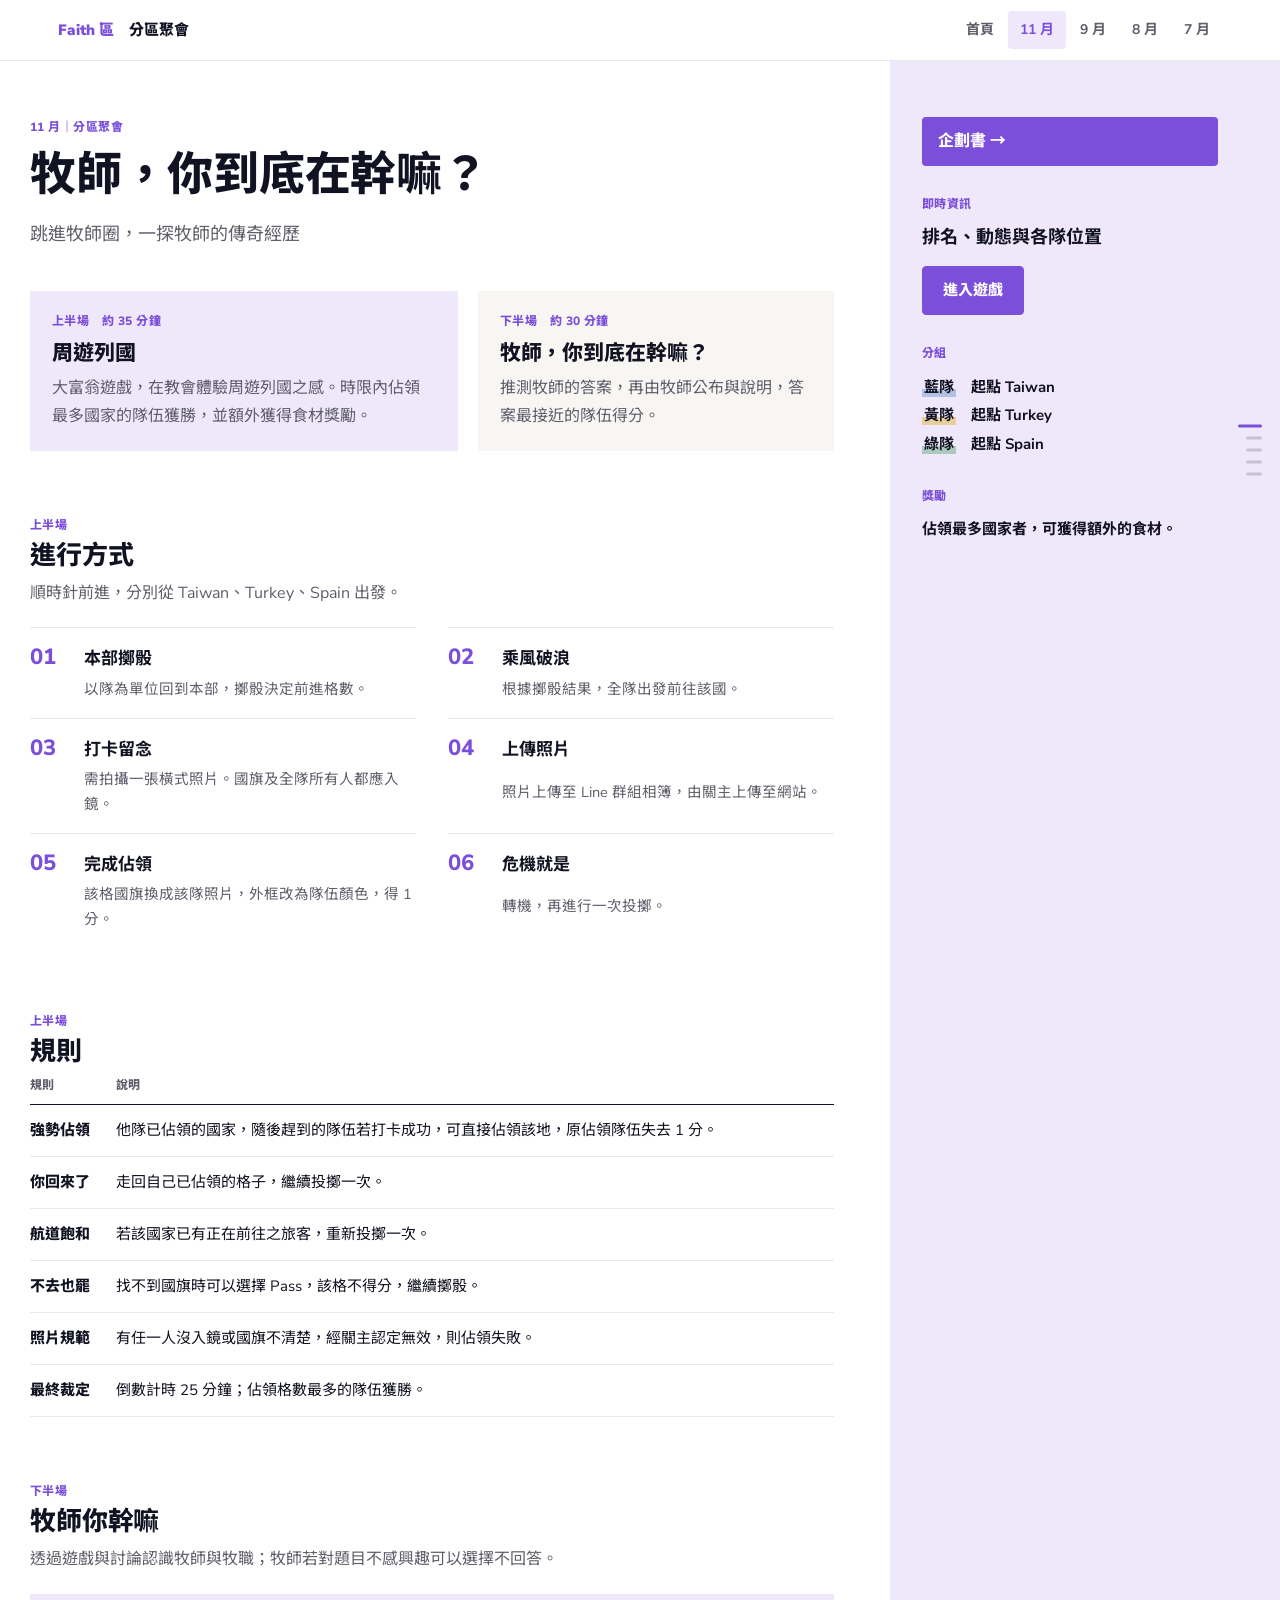
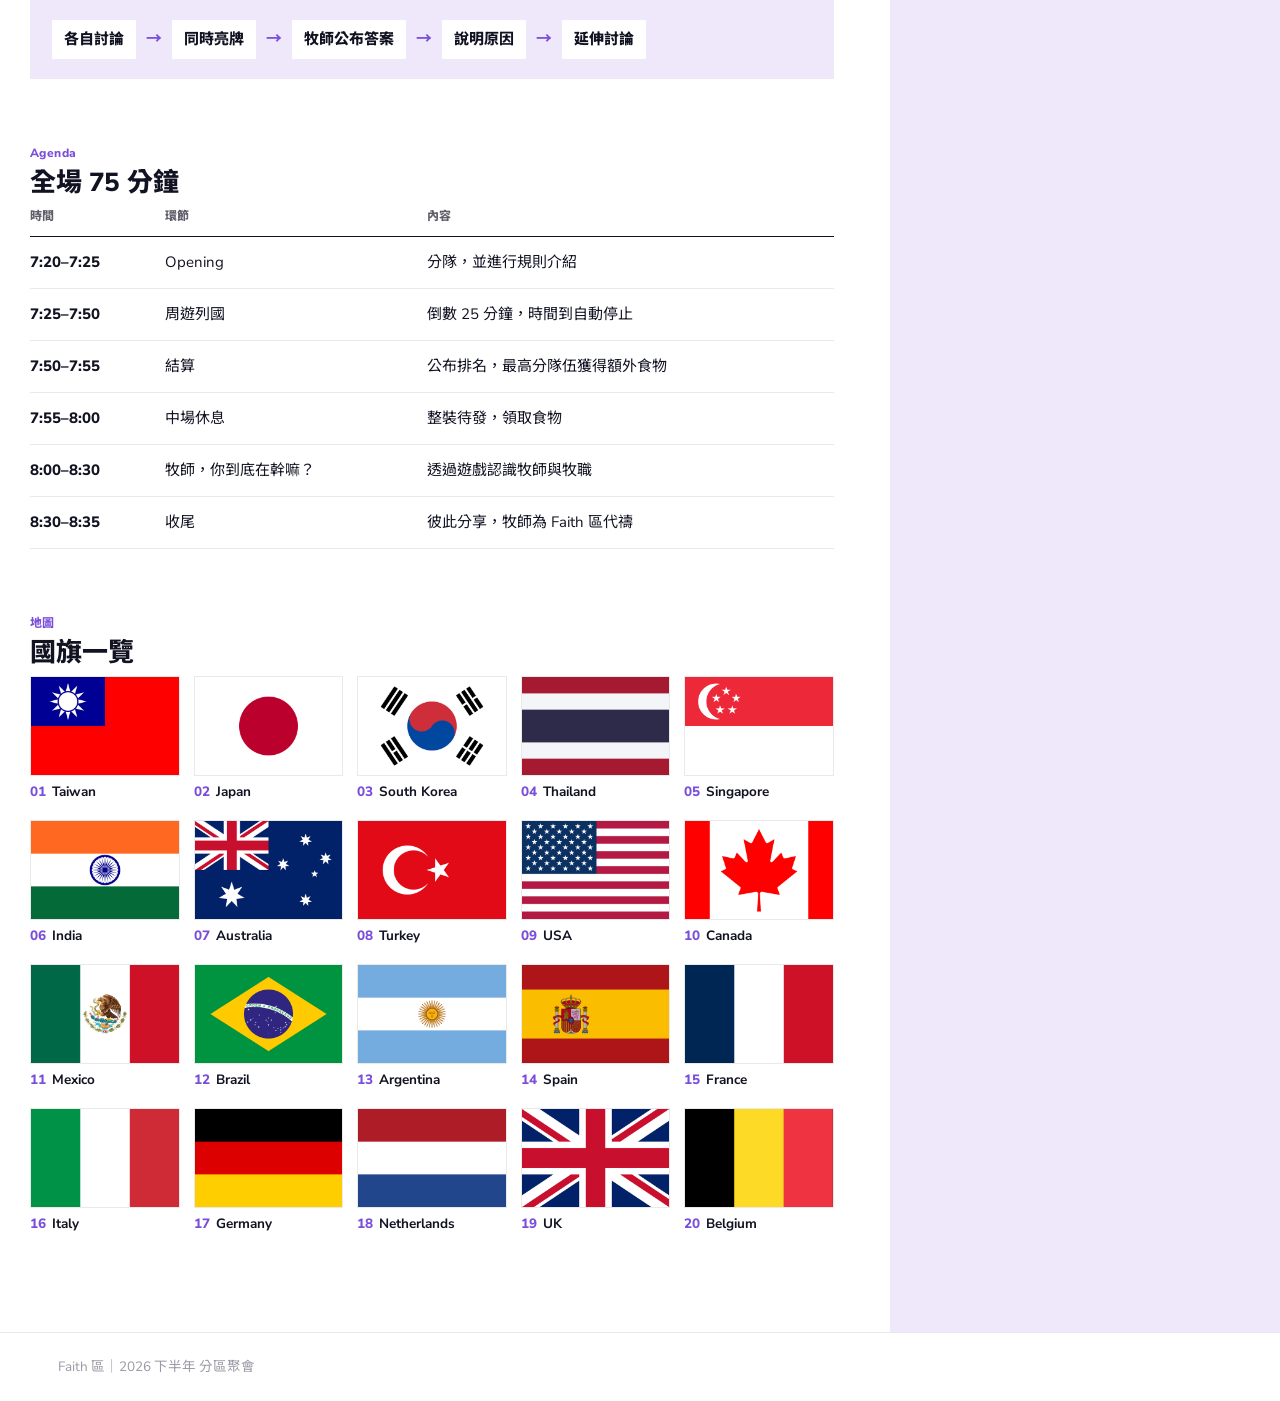
<file: nov.html>
<!DOCTYPE html>

<html lang="zh-Hant">
<head>
<meta charset="utf-8"/>
<meta content="width=device-width,initial-scale=1,viewport-fit=cover" name="viewport"/>
<title>11 月｜牧師，你到底在幹嘛？｜Faith 區｜分區聚會</title>
<meta content="11 月分區聚會：上半場周遊列國的玩法與規則、下半場「牧師，你到底在幹嘛？」的進行方式與時間表。" name="description"/>
<link href="site.css?v=20261113000000" rel="stylesheet"/>
<style>
/* 11 月：遊戲說明書，步驟與規則分開排 */
.halves{display:grid;grid-template-columns:1.2fr 1fr;gap:20px;margin-top:40px}
.halves .box{display:grid;gap:6px;align-content:start}
.halves h3{font-size:21px}
.steps{list-style:none;margin:0;padding:0;counter-reset:s;display:grid;grid-template-columns:1fr 1fr;gap:0 32px}
.steps li{counter-increment:s;display:grid;grid-template-columns:44px 1fr;gap:2px 10px;border-top:1px solid var(--line);padding:16px 0}
.steps li::before{content:counter(s,decimal-leading-zero);font-size:22px;font-weight:800;color:var(--accent);line-height:1.2;grid-row:span 2}
.steps b{font-size:17px}
.steps span{color:var(--muted);font-size:14.5px;line-height:1.7}
.chain{display:flex;flex-wrap:wrap;align-items:center;gap:8px 10px;margin-top:6px}
.chain span{background:#fff;padding:6px 12px;font-weight:800;font-size:15px}
.chain i{font-style:normal;color:var(--accent);font-weight:800}
.flaggrid{display:grid;grid-template-columns:repeat(5,1fr);gap:16px 14px}
.flaggrid figure{display:grid;gap:4px}
.flaggrid img{width:100%;aspect-ratio:3/2;object-fit:cover;border:1px solid var(--line)}
.flaggrid figcaption{font-size:13.5px;font-weight:700}
.flaggrid figcaption i{font-style:normal;color:var(--accent);margin-right:6px;font-variant-numeric:tabular-nums;font-weight:800}
@media (max-width:860px){.halves,.steps{grid-template-columns:1fr}.flaggrid{grid-template-columns:repeat(3,1fr)}}
</style>
<link rel="icon" href="favicon-32.png" type="image/png" sizes="32x32" />
<link rel="icon" href="favicon.svg" type="image/svg+xml" />
</head>
<body data-page="nov">
<div class="page">
<main class="main">
<p class="eyebrow" data-k="nov.001">11 月｜分區聚會</p>
<h1 data-k="nov.002">牧師，你到底在幹嘛？</h1>
<p class="lede" data-k="nov.003">跳進牧師圈，一探牧師的傳奇經歷</p>
<div class="halves">
<div class="box lav">
<div class="kick" data-k="nov.004">上半場　約 35 分鐘</div>
<h3 data-k="nov.005">周遊列國</h3>
<p class="muted" data-k="nov.006">大富翁遊戲，在教會體驗周遊列國之感。時限內佔領最多國家的隊伍獲勝，並額外獲得食材獎勵。</p>
</div>
<div class="box">
<div class="kick" data-k="nov.007">下半場　約 30 分鐘</div>
<h3 data-k="nov.008">牧師，你到底在幹嘛？</h3>
<p class="muted" data-k="nov.009">推測牧師的答案，再由牧師公布與說明，答案最接近的隊伍得分。</p>
</div>
</div>
<section class="sec">
<div class="kick" data-k="nov.010">上半場</div>
<h2 data-k="nov.011">進行方式</h2>
<p class="sub" data-k="nov.012">順時針前進，分別從 Taiwan、Turkey、Spain 出發。</p>
<ol class="steps">
<li><b data-k="nov.013">本部擲骰</b><span data-k="nov.014">以隊為單位回到本部，擲骰決定前進格數。</span></li>
<li><b data-k="nov.015">乘風破浪</b><span data-k="nov.016">根據擲骰結果，全隊出發前往該國。</span></li>
<li><b data-k="nov.017">打卡留念</b><span data-k="nov.018">需拍攝一張橫式照片。國旗及全隊所有人都應入鏡。</span></li>
<li><b data-k="nov.019">上傳照片</b><span data-k="nov.020">照片上傳至 Line 群組相簿，由關主上傳至網站。</span></li>
<li><b data-k="nov.021">完成佔領</b><span data-k="nov.022">該格國旗換成該隊照片，外框改為隊伍顏色，得 1 分。</span></li>
<li><b data-k="nov.023">危機就是</b><span data-k="nov.024">轉機，再進行一次投擲。</span></li>
</ol>
</section>
<section class="sec">
<div class="kick" data-k="nov.025">上半場</div>
<h2 data-k="nov.026">規則</h2>
<table class="nt">
<thead><tr><th data-k="nov.027">規則</th><th data-k="nov.028">說明</th></tr></thead>
<tbody>
<tr><td data-k="nov.029">強勢佔領</td><td data-k="nov.030">他隊已佔領的國家，隨後趕到的隊伍若打卡成功，可直接佔領該地，原佔領隊伍失去 1 分。</td></tr>
<tr><td data-k="nov.031">你回來了</td><td data-k="nov.032">走回自己已佔領的格子，繼續投擲一次。</td></tr>
<tr><td data-k="nov.033">航道飽和</td><td data-k="nov.034">若該國家已有正在前往之旅客，重新投擲一次。</td></tr>
<tr><td data-k="nov.035">不去也罷</td><td data-k="nov.036">找不到國旗時可以選擇 Pass，該格不得分，繼續擲骰。</td></tr>
<tr><td data-k="nov.037">照片規範</td><td data-k="nov.038">有任一人沒入鏡或國旗不清楚，經關主認定無效，則佔領失敗。</td></tr>
<tr><td data-k="nov.039">最終裁定</td><td data-k="nov.040">倒數計時 25 分鐘；佔領格數最多的隊伍獲勝。</td></tr>
</tbody>
</table>
</section>
<section class="sec">
<div class="kick" data-k="nov.041">下半場</div>
<h2 data-k="nov.042">牧師你幹嘛</h2>
<p class="sub" data-k="nov.043">透過遊戲與討論認識牧師與牧職；牧師若對題目不感興趣可以選擇不回答。</p>
<div class="box lav"><div class="chain"><span data-k="nov.044">各自討論</span><i data-k="nov.045">→</i><span data-k="nov.046">同時亮牌</span><i data-k="nov.047">→</i><span data-k="nov.048">牧師公布答案</span><i data-k="nov.049">→</i><span data-k="nov.050">說明原因</span><i data-k="nov.051">→</i><span data-k="nov.052">延伸討論</span></div></div>
</section>
<section class="sec">
<div class="kick" data-k="nov.053">Agenda</div>
<h2 data-k="nov.054">全場 75 分鐘</h2>
<table class="nt">
<thead><tr><th data-k="nov.055">時間</th><th data-k="nov.056">環節</th><th data-k="nov.057">內容</th></tr></thead>
<tbody>
<tr><td data-k="nov.058">7:20–7:25</td><td data-k="nov.059">Opening</td><td data-k="nov.060">分隊，並進行規則介紹</td></tr>
<tr><td data-k="nov.061">7:25–7:50</td><td data-k="nov.062">周遊列國</td><td data-k="nov.063">倒數 25 分鐘，時間到自動停止</td></tr>
<tr><td data-k="nov.064">7:50–7:55</td><td data-k="nov.065">結算</td><td data-k="nov.066">公布排名，最高分隊伍獲得額外食物</td></tr>
<tr><td data-k="nov.067">7:55–8:00</td><td data-k="nov.068">中場休息</td><td data-k="nov.069">整裝待發，領取食物</td></tr>
<tr><td data-k="nov.070">8:00–8:30</td><td data-k="nov.071">牧師，你到底在幹嘛？</td><td data-k="nov.072">透過遊戲認識牧師與牧職</td></tr>
<tr><td data-k="nov.073">8:30–8:35</td><td data-k="nov.074">收尾</td><td data-k="nov.075">彼此分享，牧師為 Faith 區代禱</td></tr>
</tbody>
</table>
</section>
<section class="sec">
<div class="kick" data-k="nov.076">地圖</div>
<h2 data-k="nov.077">國旗一覽</h2>

<div class="flaggrid">
<figure><img alt="Taiwan 國旗" loading="lazy" src="flags/tw.png"/><figcaption><i data-k="nov.080">01</i><span data-k="nov.081">Taiwan</span></figcaption></figure>
<figure><img alt="Japan 國旗" loading="lazy" src="flags/jp.png"/><figcaption><i data-k="nov.083">02</i><span data-k="nov.084">Japan</span></figcaption></figure>
<figure><img alt="South Korea 國旗" loading="lazy" src="flags/kr.png"/><figcaption><i data-k="nov.086">03</i><span data-k="nov.087">South Korea</span></figcaption></figure>
<figure><img alt="Thailand 國旗" loading="lazy" src="flags/th.png"/><figcaption><i data-k="nov.089">04</i><span data-k="nov.090">Thailand</span></figcaption></figure>
<figure><img alt="Singapore 國旗" loading="lazy" src="flags/sg.png"/><figcaption><i data-k="nov.092">05</i><span data-k="nov.093">Singapore</span></figcaption></figure>
<figure><img alt="India 國旗" loading="lazy" src="flags/in.png"/><figcaption><i data-k="nov.095">06</i><span data-k="nov.096">India</span></figcaption></figure>
<figure><img alt="Australia 國旗" loading="lazy" src="flags/au.png"/><figcaption><i data-k="nov.098">07</i><span data-k="nov.099">Australia</span></figcaption></figure>
<figure><img alt="Turkey 國旗" loading="lazy" src="flags/tr.png"/><figcaption><i data-k="nov.101">08</i><span data-k="nov.102">Turkey</span></figcaption></figure>
<figure><img alt="USA 國旗" loading="lazy" src="flags/us.png"/><figcaption><i data-k="nov.104">09</i><span data-k="nov.105">USA</span></figcaption></figure>
<figure><img alt="Canada 國旗" loading="lazy" src="flags/ca.png"/><figcaption><i data-k="nov.107">10</i><span data-k="nov.108">Canada</span></figcaption></figure>
<figure><img alt="Mexico 國旗" loading="lazy" src="flags/mx.png"/><figcaption><i data-k="nov.110">11</i><span data-k="nov.111">Mexico</span></figcaption></figure>
<figure><img alt="Brazil 國旗" loading="lazy" src="flags/br.png"/><figcaption><i data-k="nov.113">12</i><span data-k="nov.114">Brazil</span></figcaption></figure>
<figure><img alt="Argentina 國旗" loading="lazy" src="flags/ar.png"/><figcaption><i data-k="nov.116">13</i><span data-k="nov.117">Argentina</span></figcaption></figure>
<figure><img alt="Spain 國旗" loading="lazy" src="flags/es.png"/><figcaption><i data-k="nov.119">14</i><span data-k="nov.120">Spain</span></figcaption></figure>
<figure><img alt="France 國旗" loading="lazy" src="flags/fr.png"/><figcaption><i data-k="nov.122">15</i><span data-k="nov.123">France</span></figcaption></figure>
<figure><img alt="Italy 國旗" loading="lazy" src="flags/it.png"/><figcaption><i data-k="nov.125">16</i><span data-k="nov.126">Italy</span></figcaption></figure>
<figure><img alt="Germany 國旗" loading="lazy" src="flags/de.png"/><figcaption><i data-k="nov.128">17</i><span data-k="nov.129">Germany</span></figcaption></figure>
<figure><img alt="Netherlands 國旗" loading="lazy" src="flags/nl.png"/><figcaption><i data-k="nov.131">18</i><span data-k="nov.132">Netherlands</span></figcaption></figure>
<figure><img alt="UK 國旗" loading="lazy" src="flags/gb.png"/><figcaption><i data-k="nov.134">19</i><span data-k="nov.135">UK</span></figcaption></figure>
<figure><img alt="Belgium 國旗" loading="lazy" src="flags/be.png"/><figcaption><i data-k="nov.137">20</i><span data-k="nov.138">Belgium</span></figcaption></figure>
</div>
</section>
</main>
<aside class="panel">
<div class="stick">
<a class="plan" data-k="nov.139" data-plan="nov" href="https://docs.google.com/document/d/1g-qwy4Axuen19FFuKyIWLAk6m4FZqOPo_vHI160edTA/edit?tab=t.el3xzz3rxn18" rel="noopener" target="_blank">企劃書 →</a>
<div>
<div class="p-title" data-k="nov.140">即時資訊</div>
<p data-k="nov.141" style="font-weight:700;font-size:18px;line-height:1.6;margin-bottom:14px">排名、動態與各隊位置</p>
<a class="btn" data-k="nov.142" href="game.html">進入遊戲</a>
</div>
<div>
<div class="p-title" data-k="nov.143">分組</div>
<p style="font-size:15px;font-weight:700;line-height:1.9"><span class="hl t0" data-k="nov.147">藍隊</span><span data-k="nov.148">　起點 Taiwan</span><br/><span class="hl t1" data-k="nov.149">黃隊</span><span data-k="nov.150">　起點 Turkey</span><br/><span class="hl t2" data-k="nov.151">綠隊</span><span data-k="nov.152">　起點 Spain</span></p>
</div>
<div>
<div class="p-title" data-k="nov.153">獎勵</div>
<p data-k="nov.154" style="font-size:15px;font-weight:700">佔領最多國家者，可獲得額外的食材。</p>
</div>
</div>
</aside>
</div>
<script src="config.js?v=20261113000000"></script>
<script src="site.js?v=20261113000000"></script>
</body>
</html>
</file>
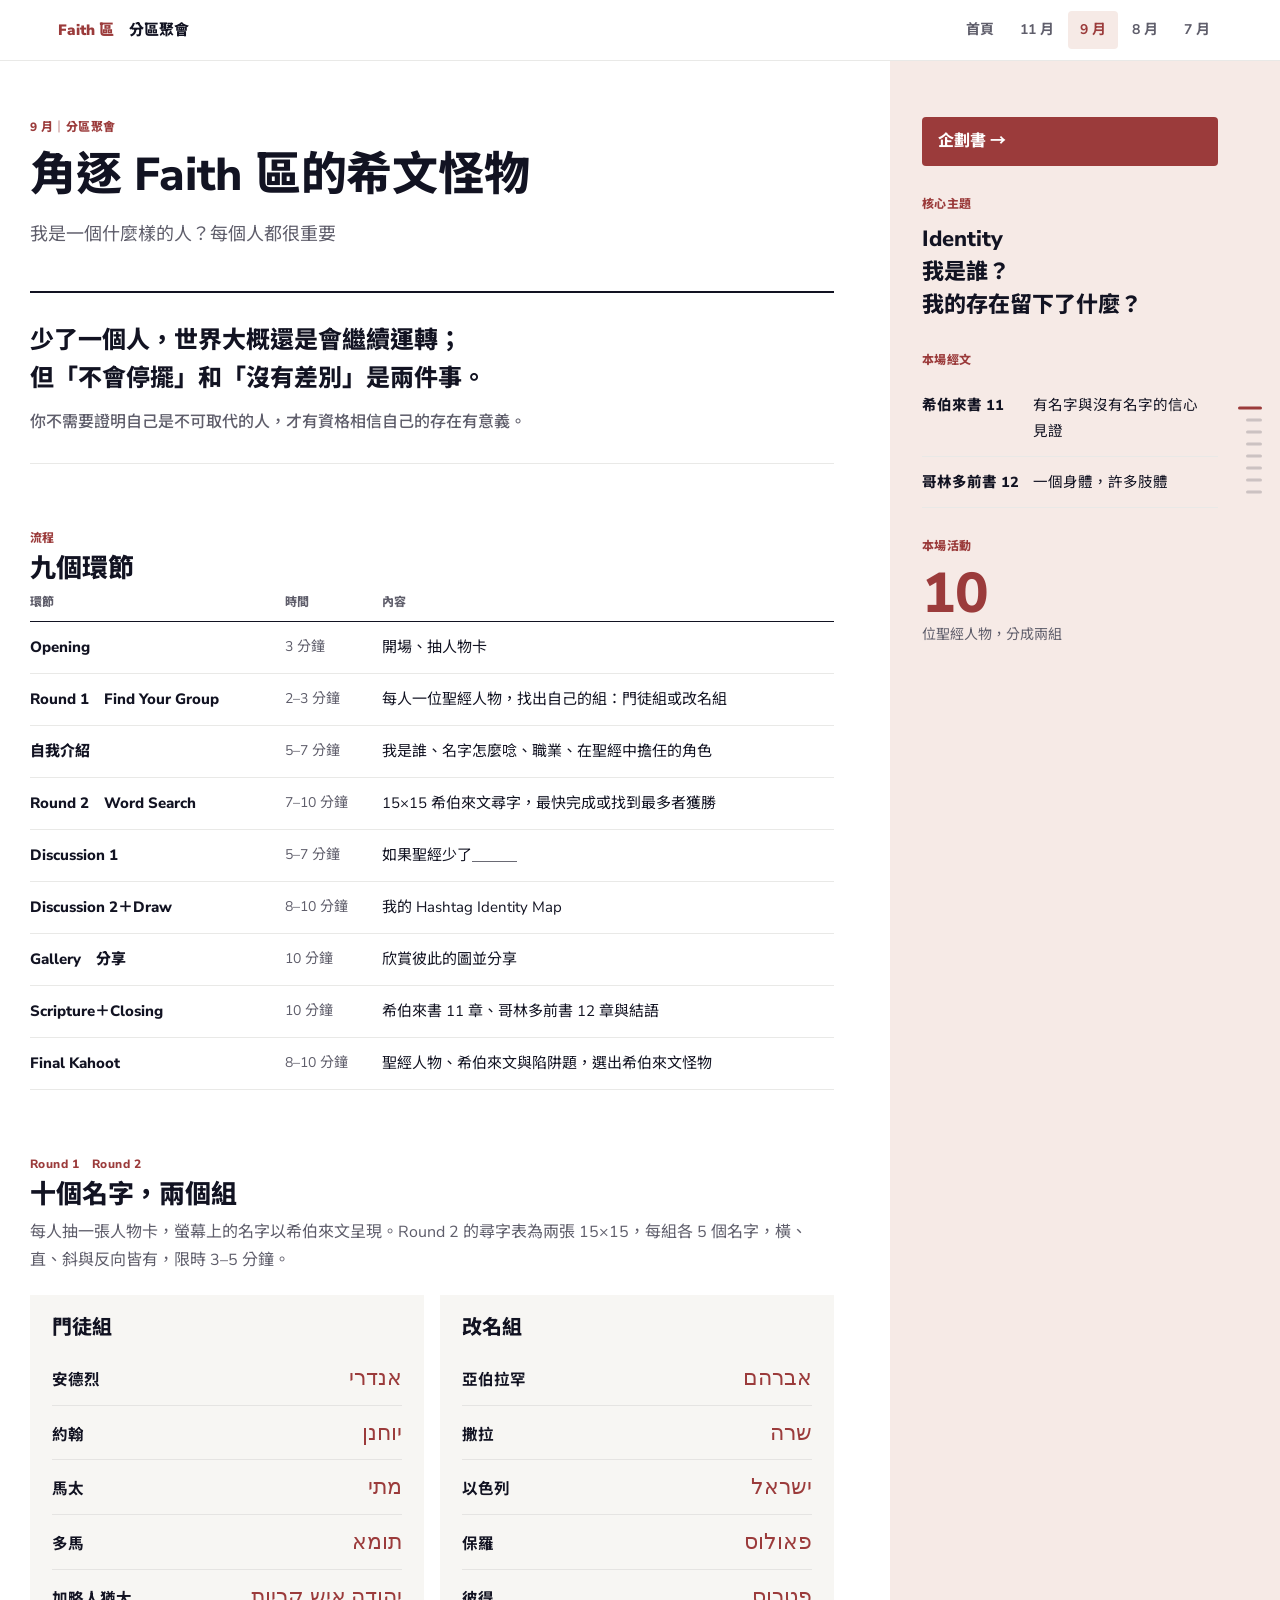
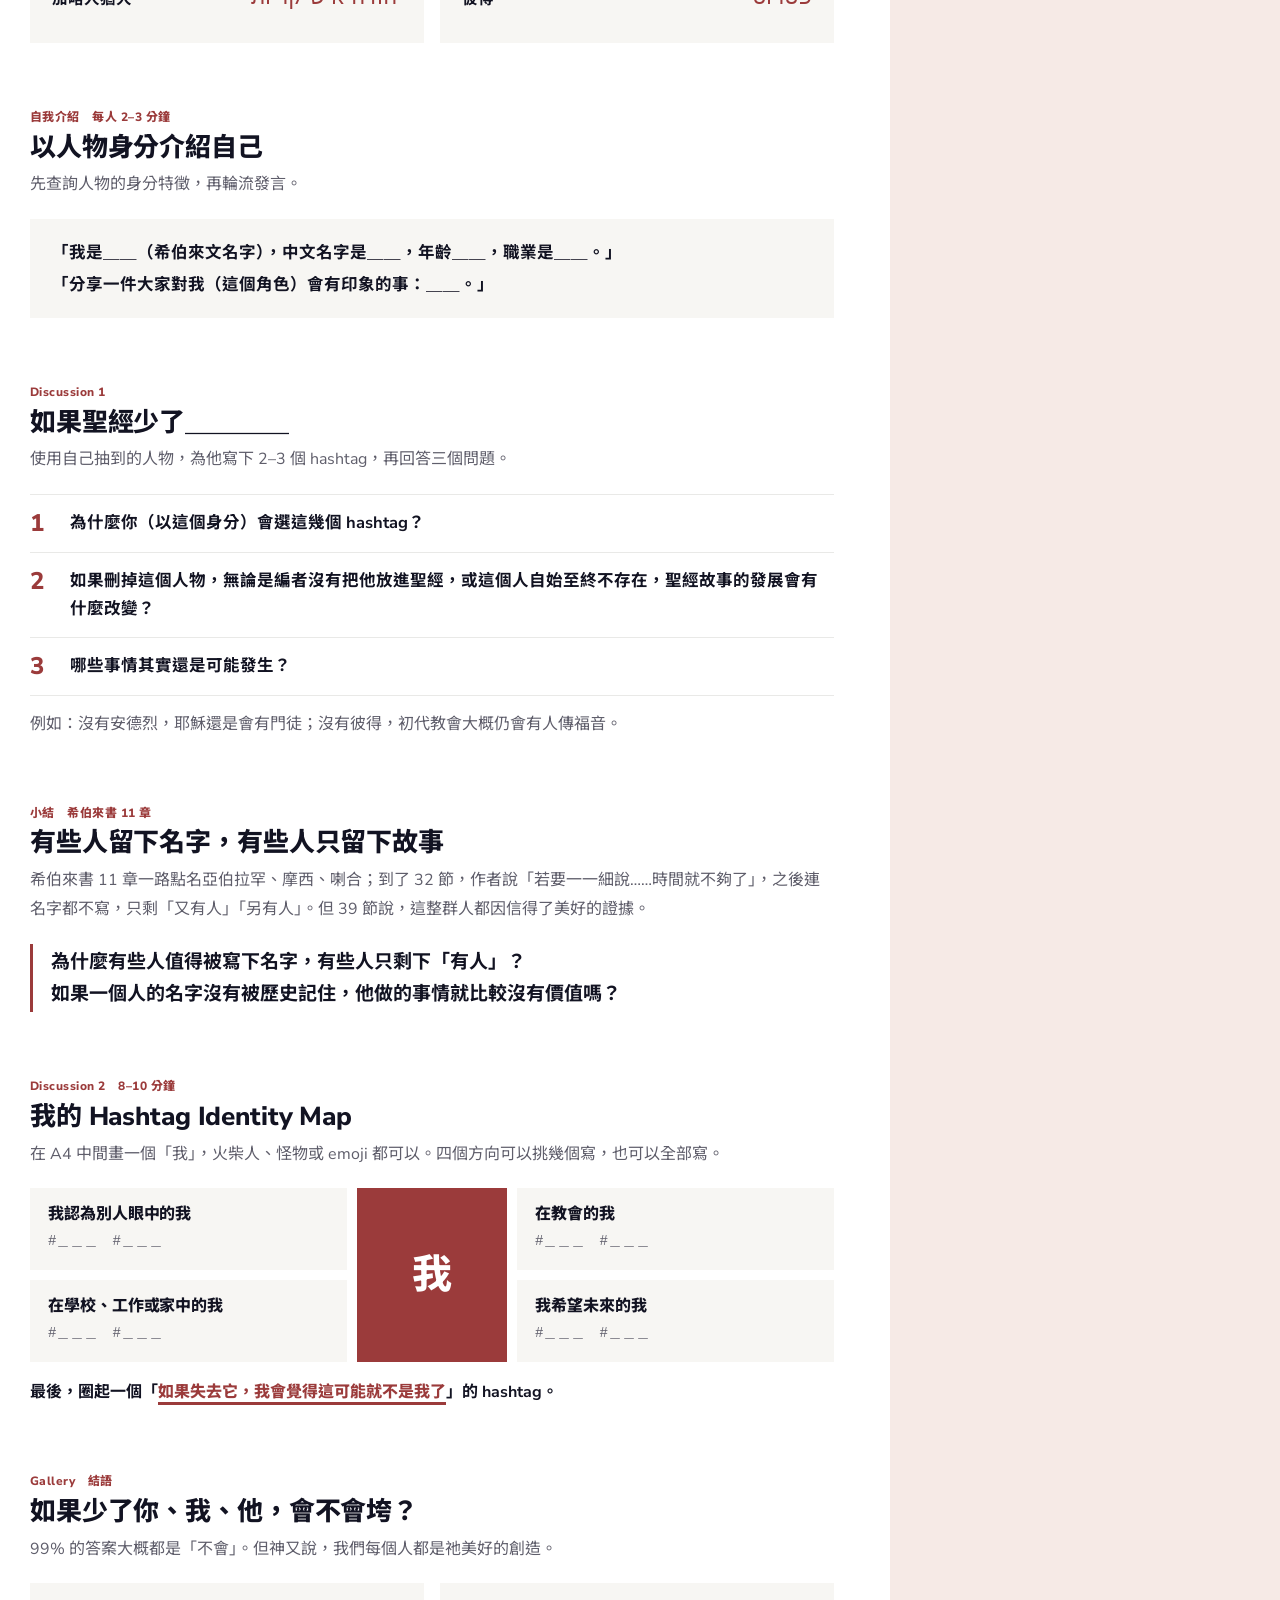
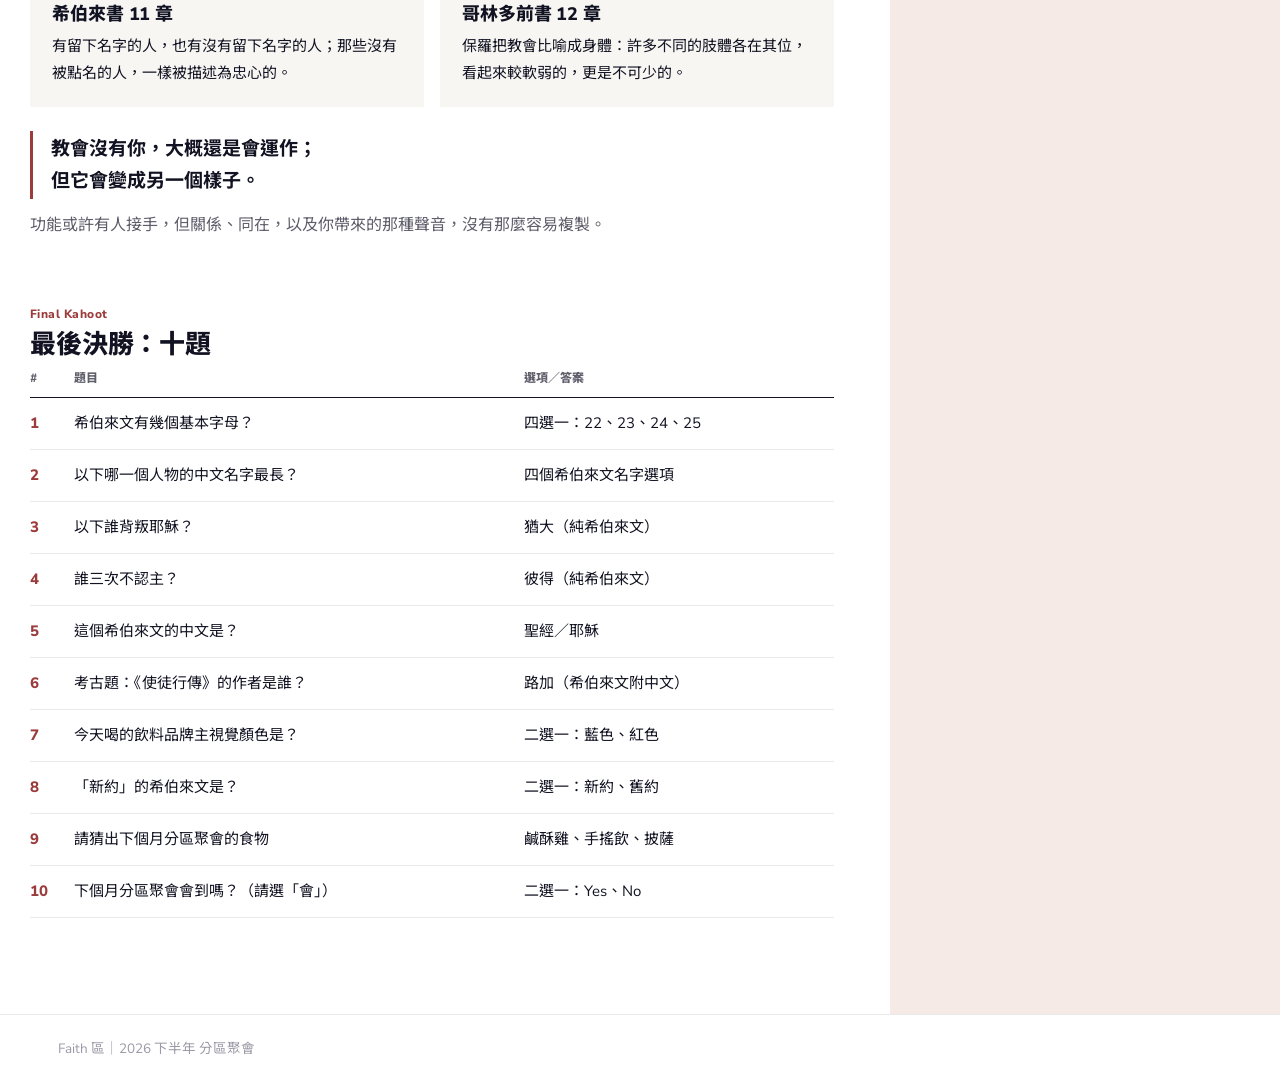
<file: sep.html>
<!DOCTYPE html>

<html lang="zh-Hant">
<head>
<meta charset="utf-8"/>
<meta content="width=device-width,initial-scale=1,viewport-fit=cover" name="viewport"/>
<title>9 月｜角逐 Faith 區的希文怪物｜Faith 區｜分區聚會</title>
<meta content="9 月分區聚會「希伯來文怪物：消失的名字」：流程、聖經人物分組、希伯來文尋字、討論題與 Kahoot。" name="description"/>
<link href="site.css?v=20261113000000" rel="stylesheet"/>
<style>
/* 9 月：以文本閱讀為主，像一份讀經講義 */
.opening{margin:40px 0 0;padding:28px 0;border-top:2px solid var(--rule);border-bottom:1px solid var(--line)}
.opening p{font-size:24px;font-weight:800;line-height:1.6}
.opening .after{font-size:16px;font-weight:500;color:var(--muted);margin-top:12px}
.meta2{display:grid;grid-template-columns:1fr 1fr;gap:20px;margin-top:28px}
.meta2 h3{font-size:19px;margin-top:2px}
.time{white-space:nowrap;color:var(--muted);font-variant-numeric:tabular-nums;font-size:14px}
.groups{display:grid;grid-template-columns:1fr 1fr;gap:16px}
.groups .box h3{font-size:20px;margin-bottom:10px}
.names{list-style:none;margin:0;padding:0}
.names li{display:flex;justify-content:space-between;align-items:baseline;gap:12px;padding:7px 0;border-top:1px solid rgba(18,19,34,.08)}
.names li:first-child{border-top:0}
.names b{font-weight:700;font-size:15.5px}
.he{font-family:"SBL Hebrew","Arial Hebrew","Noto Sans Hebrew","Times New Roman",serif;font-size:22px;direction:rtl;color:var(--accent)}
.say{background:var(--bg-soft);padding:18px 22px;font-size:16.5px;font-weight:700;line-height:1.9}
.qs{list-style:none;counter-reset:q;margin:0;padding:0}
.qs li{counter-increment:q;display:grid;grid-template-columns:40px 1fr;padding:14px 0;border-top:1px solid var(--line);font-size:16.5px;font-weight:700;line-height:1.7}
.qs li::before{content:counter(q);font-size:24px;font-weight:800;color:var(--accent);line-height:1.2}
.qs li:last-child{border-bottom:1px solid var(--line)}
.idmap{display:grid;grid-template-columns:1fr 150px 1fr;grid-template-rows:auto auto;gap:10px;margin-top:20px}
.idmap .box{padding:16px 18px}
.idmap .box h3{font-size:16px}
.idmap .box p{font-family:ui-monospace,Menlo,monospace;color:var(--muted);font-size:14px;margin-top:4px}
.idmap .me{grid-column:2;grid-row:1 / span 2;background:var(--accent);color:#fff;display:flex;align-items:center;justify-content:center;font-size:40px;font-weight:800}
.idmap .b1{grid-column:1;grid-row:1}.idmap .b2{grid-column:3;grid-row:1}.idmap .b3{grid-column:1;grid-row:2}.idmap .b4{grid-column:3;grid-row:2}
.verse2{display:grid;grid-template-columns:1fr 1fr;gap:16px;margin-top:20px}
.verse2 .box h3{font-size:18px;margin-bottom:6px}
.verse2 .box p{font-size:15px;line-height:1.8}
@media (max-width:860px){
  .meta2,.groups,.verse2{grid-template-columns:1fr}
  .idmap{grid-template-columns:1fr 1fr}
  .idmap .me{grid-column:1 / -1;grid-row:auto;min-height:80px;order:-1}
  .idmap .b1,.idmap .b2,.idmap .b3,.idmap .b4{grid-column:auto;grid-row:auto}
}
</style>
<link rel="icon" href="favicon-32.png" type="image/png" sizes="32x32" />
<link rel="icon" href="favicon.svg" type="image/svg+xml" />
</head>
<body data-page="sep">
<div class="page">
<main class="main">
<p class="eyebrow" data-k="sep.001">9 月｜分區聚會</p>
<h1 data-k="sep.002">角逐 Faith 區的希文怪物</h1>
<p class="lede" data-k="sep.003">我是一個什麼樣的人？每個人都很重要</p>
<div class="opening">
<p data-k="sep.004">少了一個人，世界大概還是會繼續運轉；<br/>但「不會停擺」和「沒有差別」是兩件事。</p>
<p class="after" data-k="sep.005">你不需要證明自己是不可取代的人，才有資格相信自己的存在有意義。</p>
</div>
<section class="sec">
<div class="kick" data-k="sep.006">流程</div>
<h2 data-k="sep.007">九個環節</h2>
<table class="nt">
<thead><tr><th data-k="sep.008">環節</th><th data-k="sep.009">時間</th><th data-k="sep.010">內容</th></tr></thead>
<tbody>
<tr><td data-k="sep.011">Opening</td><td class="time" data-k="sep.012">3 分鐘</td><td data-k="sep.013">開場、抽人物卡</td></tr>
<tr><td data-k="sep.014">Round 1　Find Your Group</td><td class="time" data-k="sep.015">2–3 分鐘</td><td data-k="sep.016">每人一位聖經人物，找出自己的組：門徒組或改名組</td></tr>
<tr><td data-k="sep.017">自我介紹</td><td class="time" data-k="sep.018">5–7 分鐘</td><td data-k="sep.019">我是誰、名字怎麼唸、職業、在聖經中擔任的角色</td></tr>
<tr><td data-k="sep.020">Round 2　Word Search</td><td class="time" data-k="sep.021">7–10 分鐘</td><td data-k="sep.022">15×15 希伯來文尋字，最快完成或找到最多者獲勝</td></tr>
<tr><td data-k="sep.023">Discussion 1</td><td class="time" data-k="sep.024">5–7 分鐘</td><td data-k="sep.025">如果聖經少了＿＿＿</td></tr>
<tr><td data-k="sep.026">Discussion 2＋Draw</td><td class="time" data-k="sep.027">8–10 分鐘</td><td data-k="sep.028">我的 Hashtag Identity Map</td></tr>
<tr><td data-k="sep.029">Gallery　分享</td><td class="time" data-k="sep.030">10 分鐘</td><td data-k="sep.031">欣賞彼此的圖並分享</td></tr>
<tr><td data-k="sep.032">Scripture＋Closing</td><td class="time" data-k="sep.033">10 分鐘</td><td data-k="sep.034">希伯來書 11 章、哥林多前書 12 章與結語</td></tr>
<tr><td data-k="sep.035">Final Kahoot</td><td class="time" data-k="sep.036">8–10 分鐘</td><td data-k="sep.037">聖經人物、希伯來文與陷阱題，選出希伯來文怪物</td></tr>
</tbody>
</table>
</section>
<section class="sec">
<div class="kick" data-k="sep.038">Round 1　Round 2</div>
<h2 data-k="sep.039">十個名字，兩個組</h2>
<p class="sub" data-k="sep.040">每人抽一張人物卡，螢幕上的名字以希伯來文呈現。Round 2 的尋字表為兩張 15×15，每組各 5 個名字，橫、直、斜與反向皆有，限時 3–5 分鐘。</p>
<div class="groups">
<div class="box"><h3 data-k="sep.041">門徒組</h3><ul class="names">
<li><b data-k="sep.042">安德烈</b><span class="he" data-k="sep.043">אנדרי</span></li>
<li><b data-k="sep.044">約翰</b><span class="he" data-k="sep.045">יוחנן</span></li>
<li><b data-k="sep.046">馬太</b><span class="he" data-k="sep.047">מתי</span></li>
<li><b data-k="sep.048">多馬</b><span class="he" data-k="sep.049">תומא</span></li>
<li><b data-k="sep.050">加略人猶大</b><span class="he" data-k="sep.051">יהודה איש קריות</span></li></ul></div>
<div class="box"><h3 data-k="sep.052">改名組</h3><ul class="names">
<li><b data-k="sep.053">亞伯拉罕</b><span class="he" data-k="sep.054">אברהם</span></li>
<li><b data-k="sep.055">撒拉</b><span class="he" data-k="sep.056">שרה</span></li>
<li><b data-k="sep.057">以色列</b><span class="he" data-k="sep.058">ישראל</span></li>
<li><b data-k="sep.059">保羅</b><span class="he" data-k="sep.060">פאולוס</span></li>
<li><b data-k="sep.061">彼得</b><span class="he" data-k="sep.062">פטרוס</span></li></ul></div>
</div>
</section>
<section class="sec">
<div class="kick" data-k="sep.063">自我介紹　每人 2–3 分鐘</div>
<h2 data-k="sep.064">以人物身分介紹自己</h2>
<p class="sub" data-k="sep.065">先查詢人物的身分特徵，再輪流發言。</p>
<div class="say" data-k="sep.066">「我是＿＿（希伯來文名字），中文名字是＿＿，年齡＿＿，職業是＿＿。」<br/>「分享一件大家對我（這個角色）會有印象的事：＿＿。」</div>
</section>
<section class="sec">
<div class="kick" data-k="sep.067">Discussion 1</div>
<h2 data-k="sep.068">如果聖經少了＿＿＿＿</h2>
<p class="sub" data-k="sep.069">使用自己抽到的人物，為他寫下 2–3 個 hashtag，再回答三個問題。</p>
<ol class="qs">
<li data-k="sep.070">為什麼你（以這個身分）會選這幾個 hashtag？</li>
<li data-k="sep.071">如果刪掉這個人物，無論是編者沒有把他放進聖經，或這個人自始至終不存在，聖經故事的發展會有什麼改變？</li>
<li data-k="sep.072">哪些事情其實還是可能發生？</li>
</ol>
<p class="muted" data-k="sep.073" style="margin-top:14px">例如：沒有安德烈，耶穌還是會有門徒；沒有彼得，初代教會大概仍會有人傳福音。</p>
</section>
<section class="sec">
<div class="kick" data-k="sep.074">小結　希伯來書 11 章</div>
<h2 data-k="sep.075">有些人留下名字，有些人只留下故事</h2>
<p class="sub" data-k="sep.076">希伯來書 11 章一路點名亞伯拉罕、摩西、喇合；到了 32 節，作者說「若要一一細說……時間就不夠了」，之後連名字都不寫，只剩「又有人」「另有人」。但 39 節說，這整群人都因信得了美好的證據。</p>
<div class="quote" data-k="sep.077">為什麼有些人值得被寫下名字，有些人只剩下「有人」？<br/>如果一個人的名字沒有被歷史記住，他做的事情就比較沒有價值嗎？</div>
</section>
<section class="sec">
<div class="kick" data-k="sep.078">Discussion 2　8–10 分鐘</div>
<h2 data-k="sep.079">我的 Hashtag Identity Map</h2>
<p class="sub" data-k="sep.080">在 A4 中間畫一個「我」，火柴人、怪物或 emoji 都可以。四個方向可以挑幾個寫，也可以全部寫。</p>
<div class="idmap">
<div class="box b1"><h3 data-k="sep.081">我認為別人眼中的我</h3><p data-k="sep.082">#＿＿＿　#＿＿＿</p></div>
<div class="me" data-k="sep.083">我</div>
<div class="box b2"><h3 data-k="sep.084">在教會的我</h3><p data-k="sep.085">#＿＿＿　#＿＿＿</p></div>
<div class="box b3"><h3 data-k="sep.086">在學校、工作或家中的我</h3><p data-k="sep.087">#＿＿＿　#＿＿＿</p></div>
<div class="box b4"><h3 data-k="sep.088">我希望未來的我</h3><p data-k="sep.089">#＿＿＿　#＿＿＿</p></div>
</div>
<p data-k="sep.090" style="margin-top:16px;font-weight:700">最後，圈起一個「<span class="em">如果失去它，我會覺得這可能就不是我了</span>」的 hashtag。</p>
</section>
<section class="sec">
<div class="kick" data-k="sep.091">Gallery　結語</div>
<h2 data-k="sep.092">如果少了你、我、他，會不會垮？</h2>
<p class="sub" data-k="sep.093">99% 的答案大概都是「不會」。但神又說，我們每個人都是祂美好的創造。</p>
<div class="verse2">
<div class="box"><h3 data-k="sep.094">希伯來書 11 章</h3><p data-k="sep.095">有留下名字的人，也有沒有留下名字的人；那些沒有被點名的人，一樣被描述為忠心的。</p></div>
<div class="box"><h3 data-k="sep.096">哥林多前書 12 章</h3><p data-k="sep.097">保羅把教會比喻成身體：許多不同的肢體各在其位，看起來較軟弱的，更是不可少的。</p></div>
</div>
<div class="quote" data-k="sep.098" style="margin-top:24px">教會沒有你，大概還是會運作；<br/>但它會變成另一個樣子。</div>
<p class="muted" data-k="sep.099" style="margin-top:12px">功能或許有人接手，但關係、同在，以及你帶來的那種聲音，沒有那麼容易複製。</p>
</section>
<section class="sec">
<div class="kick" data-k="sep.100">Final Kahoot</div>
<h2 data-k="sep.101">最後決勝：十題</h2>
<table class="nt">
<thead><tr><th data-k="sep.102">#</th><th data-k="sep.103">題目</th><th data-k="sep.104">選項／答案</th></tr></thead>
<tbody>
<tr><td class="n" data-k="sep.105">1</td><td data-k="sep.106">希伯來文有幾個基本字母？</td><td data-k="sep.107">四選一：22、23、24、25</td></tr>
<tr><td class="n" data-k="sep.108">2</td><td data-k="sep.109">以下哪一個人物的中文名字最長？</td><td data-k="sep.110">四個希伯來文名字選項</td></tr>
<tr><td class="n" data-k="sep.111">3</td><td data-k="sep.112">以下誰背叛耶穌？</td><td data-k="sep.113">猶大（純希伯來文）</td></tr>
<tr><td class="n" data-k="sep.114">4</td><td data-k="sep.115">誰三次不認主？</td><td data-k="sep.116">彼得（純希伯來文）</td></tr>
<tr><td class="n" data-k="sep.117">5</td><td data-k="sep.118">這個希伯來文的中文是？</td><td data-k="sep.119">聖經／耶穌</td></tr>
<tr><td class="n" data-k="sep.120">6</td><td data-k="sep.121">考古題：《使徒行傳》的作者是誰？</td><td data-k="sep.122">路加（希伯來文附中文）</td></tr>
<tr><td class="n" data-k="sep.123">7</td><td data-k="sep.124">今天喝的飲料品牌主視覺顏色是？</td><td data-k="sep.125">二選一：藍色、紅色</td></tr>
<tr><td class="n" data-k="sep.126">8</td><td data-k="sep.127">「新約」的希伯來文是？</td><td data-k="sep.128">二選一：新約、舊約</td></tr>
<tr><td class="n" data-k="sep.129">9</td><td data-k="sep.130">請猜出下個月分區聚會的食物</td><td data-k="sep.131">鹹酥雞、手搖飲、披薩</td></tr>
<tr><td class="n" data-k="sep.132">10</td><td data-k="sep.133">下個月分區聚會會到嗎？（請選「會」）</td><td data-k="sep.134">二選一：Yes、No</td></tr>
</tbody>
</table>
</section>
</main>
<aside class="panel">
<div class="stick">
<a class="plan" data-k="sep.135" data-plan="sep" href="https://docs.google.com/document/d/1g-qwy4Axuen19FFuKyIWLAk6m4FZqOPo_vHI160edTA/edit?tab=t.hapligqcb28j" rel="noopener" target="_blank">企劃書 →</a>
<div>
<div class="p-title" data-k="sep.136">核心主題</div>
<p data-k="sep.137" style="font-size:22px;font-weight:800;line-height:1.5">Identity<br/>我是誰？<br/>我的存在留下了什麼？</p>
</div>
<div>
<div class="p-title" data-k="sep.138">本場經文</div>
<table class="nt" style="font-size:14.5px"><tbody>
<tr><td data-k="sep.139">希伯來書 11</td><td data-k="sep.140">有名字與沒有名字的信心見證</td></tr>
<tr><td data-k="sep.141">哥林多前書 12</td><td data-k="sep.142">一個身體，許多肢體</td></tr>
</tbody></table>
</div>
<div>
<div class="p-title" data-k="sep.143">本場活動</div>
<div class="big" data-k="sep.144" style="font-size:56px">10</div>
<p class="muted small" data-k="sep.145">位聖經人物，分成兩組</p>
</div>
</div>
</aside>
</div>
<script src="config.js?v=20261113000000"></script>
<script src="site.js?v=20261113000000"></script>
</body>
</html>
</file>
<file: site.css>
/* Faith 區｜分區聚會 — 共用樣式（沿用簡報的 Notion 紫：白底、紫色重點、右側淡紫面板）。
   每一頁的版面依內容各自安排，這裡只放共用的色票、字型與元件。 */
@import url("https://fonts.googleapis.com/css2?family=Nunito+Sans:wght@400;600;700;800;900&family=Noto+Sans+TC:wght@400;500;700;900&display=swap");

:root{
  --bg:#FFFFFF; --bg-soft:#F7F6F3; --ink:#121322; --muted:#5F5E6B; --faint:#9A99A6;
  --line:#E9E9E7; --rule:#121322;
  --accent:#7B4FD9; --accent-ink:#7B4FD9; --accent-soft:#EFE8FB; --mark:rgba(123,79,217,.22);
  --red:#D44C47; --green:#448361; --stamp:#D44C47;
  --f:"Avenir Next","Nunito Sans","PingFang TC","Noto Sans TC","Microsoft JhengHei",sans-serif;
  color-scheme:light;
}
*{box-sizing:border-box}
[hidden]{display:none!important}
html{-webkit-text-size-adjust:100%}
body{margin:0;background:var(--bg);color:var(--ink);font-family:var(--f);font-size:16px;line-height:1.8;-webkit-font-smoothing:antialiased}
a{color:inherit;text-decoration-color:var(--accent);text-decoration-thickness:1.5px;text-underline-offset:4px}
a:hover{color:var(--accent)}
:focus-visible{outline:2px solid var(--accent);outline-offset:3px}
h1,h2,h3,h4,p,ul,ol,figure,blockquote{margin:0}
h1,h2,h3,h4{font-weight:800;line-height:1.3;letter-spacing:-.005em}
img{max-width:100%}

/* 頁首 */
.top{position:sticky;top:0;z-index:40;background:var(--bg);border-bottom:1px solid var(--line)}
.top .in{max-width:1220px;margin:0 auto;padding:0 28px;display:flex;align-items:center;gap:28px;min-height:60px}
.brand{font-weight:800;font-size:15px;text-decoration:none;white-space:nowrap;color:var(--ink)}
.brand b{color:var(--accent);font-weight:900}
.nav{display:flex;gap:2px;margin-left:auto;overflow-x:auto;scrollbar-width:none}
.nav::-webkit-scrollbar{display:none}
.nav a{padding:6px 12px;font-size:14px;font-weight:700;color:var(--muted);text-decoration:none;border-radius:4px;white-space:nowrap}
.nav a:hover{color:var(--ink);background:var(--bg-soft)}
.nav a[aria-current="page"]{color:var(--accent);background:var(--accent-soft)}
@media (max-width:640px){.top .in{flex-wrap:wrap;gap:0 12px;padding:10px 16px 6px}.nav{width:100%;margin-left:-12px}}

/* 版面：主欄＋右側淡紫面板 */
.page{display:grid;grid-template-columns:minmax(28px,1fr) minmax(0,860px) 360px minmax(0,1fr)}
.main{grid-column:2;padding:56px 56px 96px 0;min-width:0}
.panel{grid-column:3 / span 2;background:var(--accent-soft);padding:56px 32px 96px}
.panel .stick{position:sticky;top:84px;max-width:296px;display:grid;gap:28px}
.p-title{font-size:12px;font-weight:800;color:var(--accent);letter-spacing:.04em;margin-bottom:8px}
@media (max-width:1000px){
  .page{display:block}
  .main{padding:36px 20px 40px}
  .panel{padding:32px 20px 48px}
  .panel .stick{position:static;max-width:none}
}

/* 標題 */
.eyebrow{font-size:12px;font-weight:800;color:var(--accent);letter-spacing:.04em}
h1{font-size:clamp(34px,5vw,46px);margin:6px 0 14px}
.lede{font-size:18px;color:var(--muted);max-width:40em}
.sec{margin-top:64px}
.sec>h2{font-size:26px;margin-bottom:6px}
.sec>.sub{color:var(--muted);margin-bottom:20px}
.kick{font-size:12px;font-weight:800;color:var(--accent);letter-spacing:.04em;margin-bottom:2px}

/* 強調（對應簡報的【】） */
.em{color:var(--accent);font-weight:800;text-decoration:underline;text-decoration-thickness:3px;text-underline-offset:5px}
.em.red{color:var(--red)}.em.green{color:var(--green)}
.red{color:var(--red)}.green{color:var(--green)}.purple{color:var(--accent)}
.muted{color:var(--muted)}.faint{color:var(--faint)}.small{font-size:14px}
.big{font-size:64px;font-weight:800;line-height:1;color:var(--accent);font-variant-numeric:tabular-nums;letter-spacing:-.02em}
.tag{display:inline-block;font-size:12px;font-weight:800;color:var(--accent);border:1px solid var(--accent);padding:0 8px;line-height:22px;border-radius:3px;white-space:nowrap}

/* 區塊 */
.box{background:var(--bg-soft);padding:20px 22px}
.box.lav{background:var(--accent-soft)}
.quote{border-left:3px solid var(--accent);padding:2px 0 2px 18px;font-size:19px;font-weight:700;line-height:1.7}
.quote cite{display:block;font-size:14px;font-style:normal;color:var(--muted);font-weight:600;margin-top:4px}
.btn{display:inline-block;font:inherit;font-size:15px;font-weight:800;color:#fff;background:var(--accent);border:1px solid var(--accent);border-radius:4px;padding:10px 20px;text-decoration:none;cursor:pointer}
.btn:hover{color:#fff}
.btn.ghost{background:none;color:var(--ink);border-color:var(--ink)}
.btn.ghost:hover{background:var(--bg-soft);color:var(--ink)}

/* Notion 式表格：灰色小表頭、只有底線 */
.nt{border-collapse:collapse;width:100%;font-size:15px}
.nt th{font-size:12px;font-weight:800;color:var(--muted);text-align:left;padding:0 14px 8px 0;border-bottom:1px solid var(--rule);white-space:nowrap}
.nt td{padding:12px 14px 12px 0;border-bottom:1px solid var(--line);vertical-align:top}
.nt td:first-child{font-weight:800}
.nt .n{width:44px;color:var(--accent);font-weight:900;font-variant-numeric:tabular-nums}
.nt ul{margin:0;padding-left:1.1em}
.nt li{margin:0}
@media (max-width:640px){.nt{font-size:14px}}

/* 頁尾 */
.foot{border-top:1px solid var(--line);color:var(--faint);font-size:13.5px}
.foot .in{max-width:1220px;margin:0 auto;padding:22px 28px;display:flex;flex-wrap:wrap;gap:6px 24px;justify-content:space-between}
@media (prefers-reduced-motion:reduce){*{transition:none!important;scroll-behavior:auto!important}}

/* 每個月份一個主色（像不同科目的課本），其餘樣式共用 */
body[data-page="home"]{--accent:#121322;--accent-soft:#F7F6F3;--mark:rgba(18,19,34,.14)}
body[data-page="jul"]{--accent:#2F6F9F;--accent-soft:#E7F0F7;--mark:rgba(47,111,159,.22)}
body[data-page="aug"]{--accent:#B5761B;--accent-soft:#FBF1DC;--mark:rgba(239,179,69,.38)}
body[data-page="sep"]{--accent:#9B3B3B;--accent-soft:#F6EAE6;--mark:rgba(155,59,59,.18)}
.c-jul{color:#2F6F9F}.c-aug{color:#B5761B}.c-sep{color:#9B3B3B}.c-nov{color:#7B4FD9}
.btn:hover{filter:brightness(.92);background:var(--accent)}
body[data-page="nov"],body[data-page="game"]{--accent:#7B4FD9;--accent-soft:#EFE8FB;--mark:rgba(123,79,217,.22)}
.hl.t0{background:linear-gradient(transparent 58%,rgba(94,134,199,.4) 58%);padding:0 2px}
.hl.t1{background:linear-gradient(transparent 58%,rgba(227,184,79,.55) 58%);padding:0 2px}
.hl.t2{background:linear-gradient(transparent 58%,rgba(107,170,130,.5) 58%);padding:0 2px}
.panel .nt td:first-child{white-space:nowrap}

/* 企劃書連結（試算表有填連結才顯示） */
.plan{display:block;background:var(--accent);color:#fff;font-weight:800;text-decoration:none;padding:10px 16px;border-radius:4px}
.plan:hover{color:#fff;filter:brightness(.92)}

/* 左側目錄（寬螢幕） */
.lidx{display:none}
@media (min-width:1400px){
  .page{grid-template-columns:minmax(220px,1fr) minmax(0,860px) 360px minmax(0,1fr)}
  .lidx{display:grid;grid-column:1;grid-row:1;align-self:start;justify-self:end;position:sticky;top:84px;width:176px;margin:56px 32px 0 0;gap:2px}
  .lidx a{display:grid;grid-template-columns:28px 1fr;align-items:baseline;padding:7px 0 7px 12px;border-left:2px solid var(--line);color:var(--faint);text-decoration:none;font-size:14px;line-height:1.4}
  .lidx a .n{font-size:12px;font-weight:800;font-variant-numeric:tabular-nums}
  .lidx a:hover{color:var(--ink)}
  .lidx a.on{color:var(--ink);font-weight:800;border-left-color:var(--accent)}
  .lidx a.on .n{color:var(--accent)}
}

/* 右側短線導覽 */
.rail{position:fixed;right:18px;top:50%;transform:translateY(-50%);z-index:35;display:flex;flex-direction:column;align-items:flex-end;gap:9px;padding:10px 0 10px 18px}
.rail button{display:block;width:16px;height:3px;border:0;padding:0;border-radius:2px;background:rgba(18,19,34,.18);cursor:pointer;transition:width .15s,background .15s}
.rail button.on{width:24px;background:var(--accent)}
.rail button:hover{background:var(--accent)}
.rail-pop{position:absolute;right:40px;top:50%;transform:translateY(-50%);min-width:190px;max-width:280px;background:#fff;border:1px solid var(--line);border-radius:6px;box-shadow:0 14px 40px rgba(18,19,34,.14);padding:6px;opacity:0;visibility:hidden;transition:opacity .15s}
.rail:hover .rail-pop,.rail:focus-within .rail-pop{opacity:1;visibility:visible}
.rail-pop a{display:block;padding:6px 10px;border-radius:4px;font-size:13.5px;color:var(--muted);text-decoration:none;white-space:nowrap;overflow:hidden;text-overflow:ellipsis}
.rail-pop a:hover{background:var(--bg-soft);color:var(--ink)}
.rail-pop a.on{color:var(--ink);font-weight:800}
@media (max-width:1199px){.rail{display:none}}
</file>
<file: home.css>
/* 首頁：以月份為主的目錄（沿用簡報章節頁的大號紫色編號） */
.months{margin-top:44px;border-top:2px solid var(--rule)}
.mrow{display:grid;grid-template-columns:132px minmax(0,1fr) auto;gap:24px;align-items:center;padding:30px 0;border-bottom:1px solid var(--line);text-decoration:none;color:inherit}
.mrow:hover{background:var(--bg-soft)}
.mrow:hover .go{color:var(--accent)}
.mrow .no{font-size:76px;font-weight:800;line-height:1;font-variant-numeric:tabular-nums;letter-spacing:-.03em;padding-left:6px}
.mrow h2{font-size:26px;margin-bottom:4px}
.mrow .sub{color:var(--muted);font-size:15.5px}
.mrow .tags{margin-top:10px;display:flex;gap:8px;flex-wrap:wrap}
.mrow .go{font-size:14px;font-weight:800;color:var(--faint);white-space:nowrap;padding-right:6px}

@media (max-width:640px){
  .mrow{grid-template-columns:1fr;gap:8px;padding:22px 0}
  .mrow .no{font-size:56px}
  .mrow .go{display:none}
}

.page.solo{grid-template-columns:minmax(28px,1fr) minmax(0,1100px) minmax(28px,1fr)}
.page.solo .main{padding-right:0}
.pin{display:flex;align-items:center;gap:18px;margin-bottom:44px;padding:16px 20px;background:#EFE8FB;color:var(--ink);text-decoration:none;border-left:4px solid #7B4FD9}
.pin:hover{background:#E6DCF8;color:var(--ink)}
.pin-tag{font-size:12px;font-weight:800;color:#fff;background:#7B4FD9;padding:2px 8px;border-radius:3px;white-space:nowrap}
.pin-body{flex:1;display:flex;flex-wrap:wrap;align-items:baseline;gap:4px 14px}
.pin-body b{font-size:18px;font-weight:800}
.pin-body span{color:var(--muted);font-size:15px}
.pin-go{font-weight:800;color:#7B4FD9;white-space:nowrap}
.mrow .tags .tag{color:var(--muted);border-color:var(--line);font-weight:700}
@media (max-width:640px){.pin{flex-wrap:wrap;gap:8px 12px}.pin-go{width:100%}}
</file>
<file: game.css>
/* 遊戲頁：棋盤放主欄，隊伍與主持人控制台放右側淡紫面板。 */
:root{--t0:#5E86C7;--t1:#E3B84F;--t2:#6BAA82;--m0:rgba(94,134,199,.38);--m1:rgba(227,184,79,.5);--m2:rgba(107,170,130,.45)}
.hl-t0{background:linear-gradient(transparent 58%,var(--m0) 58%);padding:0 2px}
.hl-t1{background:linear-gradient(transparent 58%,var(--m1) 58%);padding:0 2px}
.hl-t2{background:linear-gradient(transparent 58%,var(--m2) 58%);padding:0 2px}
.hl-all{background:linear-gradient(transparent 58%,var(--mark) 58%);padding:0 2px}
.state{font-weight:800}
.setup{border-left:3px solid var(--red);padding:6px 0 6px 14px;color:var(--red)}
.panel.long .stick{position:static}
body.screen .panel{display:none}
body.screen .page{grid-template-columns:28px minmax(0,1fr) 28px}
body.screen .main{grid-column:2;padding-right:0}

/* 動態 */
.feed{display:grid}
.ev{display:flex;align-items:baseline;gap:12px;padding:9px 0;border-top:1px solid var(--line);color:var(--muted);font-size:15px}
.ev:first-child{border-top:0;padding-top:0}
.ev .dot{width:9px;height:9px;flex:none;background:var(--faint);border-radius:2px;align-self:center}
.ev .msg{flex:1}
.ev time{font-size:13px;font-variant-numeric:tabular-nums;color:var(--faint)}
.ev .demo{font-size:12px;font-weight:800;color:var(--accent);border:1px solid var(--accent);border-radius:3px;padding:0 6px;flex:none}
.ev.first{color:var(--ink);font-weight:800;font-size:clamp(19px,2.6vw,26px);padding-bottom:12px;line-height:1.4}
.ev.first .dot{width:13px;height:13px}

/* 棋盤 */
.starttag{font-size:14px;color:var(--muted);margin-bottom:12px}
.starttag b{font-weight:800;color:var(--ink)}
.board{display:grid;grid-template-columns:repeat(6,1fr);gap:5px;container-type:inline-size}
.cell{position:relative;aspect-ratio:4/3;background:var(--bg-soft) center/cover no-repeat;border-radius:2px;overflow:hidden}
.cell::after{content:"";position:absolute;inset:0;border:1px solid rgba(18,19,34,.2);border-radius:2px;pointer-events:none;z-index:4}
.cell .cap{position:absolute;left:0;right:0;bottom:0;padding:.5cqw 1.2cqw .6cqw;background:rgba(255,255,255,.93);color:var(--ink);
  font-size:max(1.9cqw,8.5px);font-weight:800;line-height:1.3;white-space:nowrap;overflow:hidden;text-overflow:ellipsis}
.cell .num{position:absolute;z-index:2;right:0;top:0;padding:.2cqw 1cqw;background:rgba(255,255,255,.93);color:var(--muted);
  font-size:max(1.7cqw,8px);font-weight:900;font-variant-numeric:tabular-nums}
.cell.owned{cursor:pointer;box-shadow:inset 0 0 0 max(.8cqw,3px) var(--tc)}
.cell.owned .cap{background:var(--tc);color:#121322}
.cell .demo-tag{position:absolute;z-index:3;right:3%;bottom:16%;background:var(--accent);color:#fff;font-size:max(1.6cqw,8px);font-weight:800;padding:.2cqw .8cqw}
.tokens{position:absolute;z-index:3;left:0;right:0;top:24%;display:flex;justify-content:center;gap:.7cqw}
.token{width:max(4.6cqw,16px);height:max(4.6cqw,16px);border-radius:50%;border:max(.5cqw,2px) solid #fff;background:var(--tc);box-shadow:0 0 0 1px rgba(18,19,34,.45)}
.center{grid-area:2/2/6/6;background:var(--accent-soft);position:relative}
.center .in{position:absolute;inset:0;padding:2.5cqw 4cqw;display:flex;flex-direction:column;align-items:center;justify-content:center;text-align:center}
.tlabel{font-size:max(2.1cqw,10px);font-weight:800;color:var(--accent);margin-bottom:.8cqw;letter-spacing:.04em}
.timer{font-size:max(11cqw,34px);font-weight:800;line-height:1;font-variant-numeric:tabular-nums;letter-spacing:-.02em}
.rank{width:100%;max-width:62cqw;margin-top:2.4cqw}
.rk{display:flex;align-items:baseline;gap:1.6cqw;font-size:max(2.9cqw,11px);font-weight:700;padding:.7cqw 0;border-top:1px solid rgba(123,79,217,.25)}
.rk .pos{width:6.4cqw;text-align:left;font-weight:800;font-size:max(2.2cqw,9px);color:var(--accent)}
.rk .who{flex:1;text-align:left}
.rk .pt{font-size:max(3.6cqw,13px);font-weight:800;font-variant-numeric:tabular-nums}

/* 右側面板：隊伍 */
.team{border-top:2px solid var(--rule);padding:12px 0 22px;display:grid;gap:8px}
.team .th{display:flex;align-items:baseline;gap:10px}
.team .th h3{flex:1;font-size:20px}
.team .sc{font-size:34px;font-weight:800;line-height:1;font-variant-numeric:tabular-nums}
.team .sc small{font-size:13px;color:var(--muted);font-weight:700;margin-left:4px}
.team .meta{color:var(--muted);font-size:14px;font-weight:600}
.status{background:#fff;padding:12px 14px;font-size:15px;font-weight:700}
.status.go{border-left:3px solid var(--red)}
.status.idle{color:var(--muted)}
.tflag{width:56px;flex:none;border:1px solid var(--line)}
.row{display:flex;gap:8px;flex-wrap:wrap;align-items:center}
.btn.sm{padding:4px 10px;font-size:13px}
.btn.pri{background:var(--accent);color:#fff;border-color:var(--accent)}
.btn:disabled{opacity:.35;cursor:default}
.panel .btn:not(.pri){background:#fff;color:var(--ink);border:1px solid var(--rule)}
.panel .btn:not(.pri):hover{background:var(--bg-soft)}
.dice{display:flex;gap:6px;flex-wrap:wrap;margin-top:8px;align-items:center}
.dice .n{width:36px;padding:4px 0;text-align:center}
.hint{color:var(--muted);font-size:13px}
.upl{margin-top:10px;display:grid;gap:8px}
.upl input[type=file]{font:inherit;font-size:13px;max-width:100%}
.preview{width:100%;max-height:240px;object-fit:contain;border:1px solid var(--line);display:none;background:var(--bg-soft)}
.upl .btn.pri{width:100%;padding:11px;font-size:15px}
.adm{border-top:2px solid var(--rule);padding:12px 0 22px;display:grid;gap:10px}
.adm h3{font-size:20px}
.adm input[type=number]{font:inherit;font-size:14px;padding:5px 8px;border:1px solid var(--line);border-radius:3px;width:76px;background:#fff;color:var(--ink)}
.adm .tm{border-top:1px solid rgba(123,79,217,.25);padding-top:10px}
.chip{display:inline-flex;gap:4px;align-items:center;background:#fff;padding:1px 3px 1px 8px;margin:4px 4px 0 0;font-size:13px;font-weight:700}
.chip button{border:0;background:none;color:var(--muted);cursor:pointer;font-size:15px;line-height:1;padding:0 4px}
.chip button:hover{color:var(--red)}

/* 結束後揭曉 */
.reveal{display:grid;gap:12px}
.reveal h3{font-size:17px;margin-top:8px}
.items{display:flex;flex-wrap:wrap;gap:6px}
.items span{background:var(--bg-soft);padding:2px 10px;font-weight:700;font-size:14px}
.items small{color:var(--faint)}
.all{display:grid;grid-template-columns:repeat(auto-fill,minmax(190px,1fr));gap:8px 16px;font-size:14px;margin-top:8px}
.all div{display:flex;gap:8px;align-items:center}
.all img{width:30px;border:1px solid var(--line)}
.toast{position:fixed;left:50%;bottom:22px;transform:translateX(-50%);background:var(--ink);color:#fff;padding:10px 20px;border-radius:4px;font-weight:700;z-index:50;max-width:90vw;display:none}
.modal{position:fixed;inset:0;background:rgba(18,19,34,.86);display:none;flex-direction:column;align-items:center;justify-content:center;z-index:60;padding:16px;gap:12px;color:#fff;font-weight:700}
.modal img{max-width:100%;max-height:82vh;border-radius:3px}
</file>
